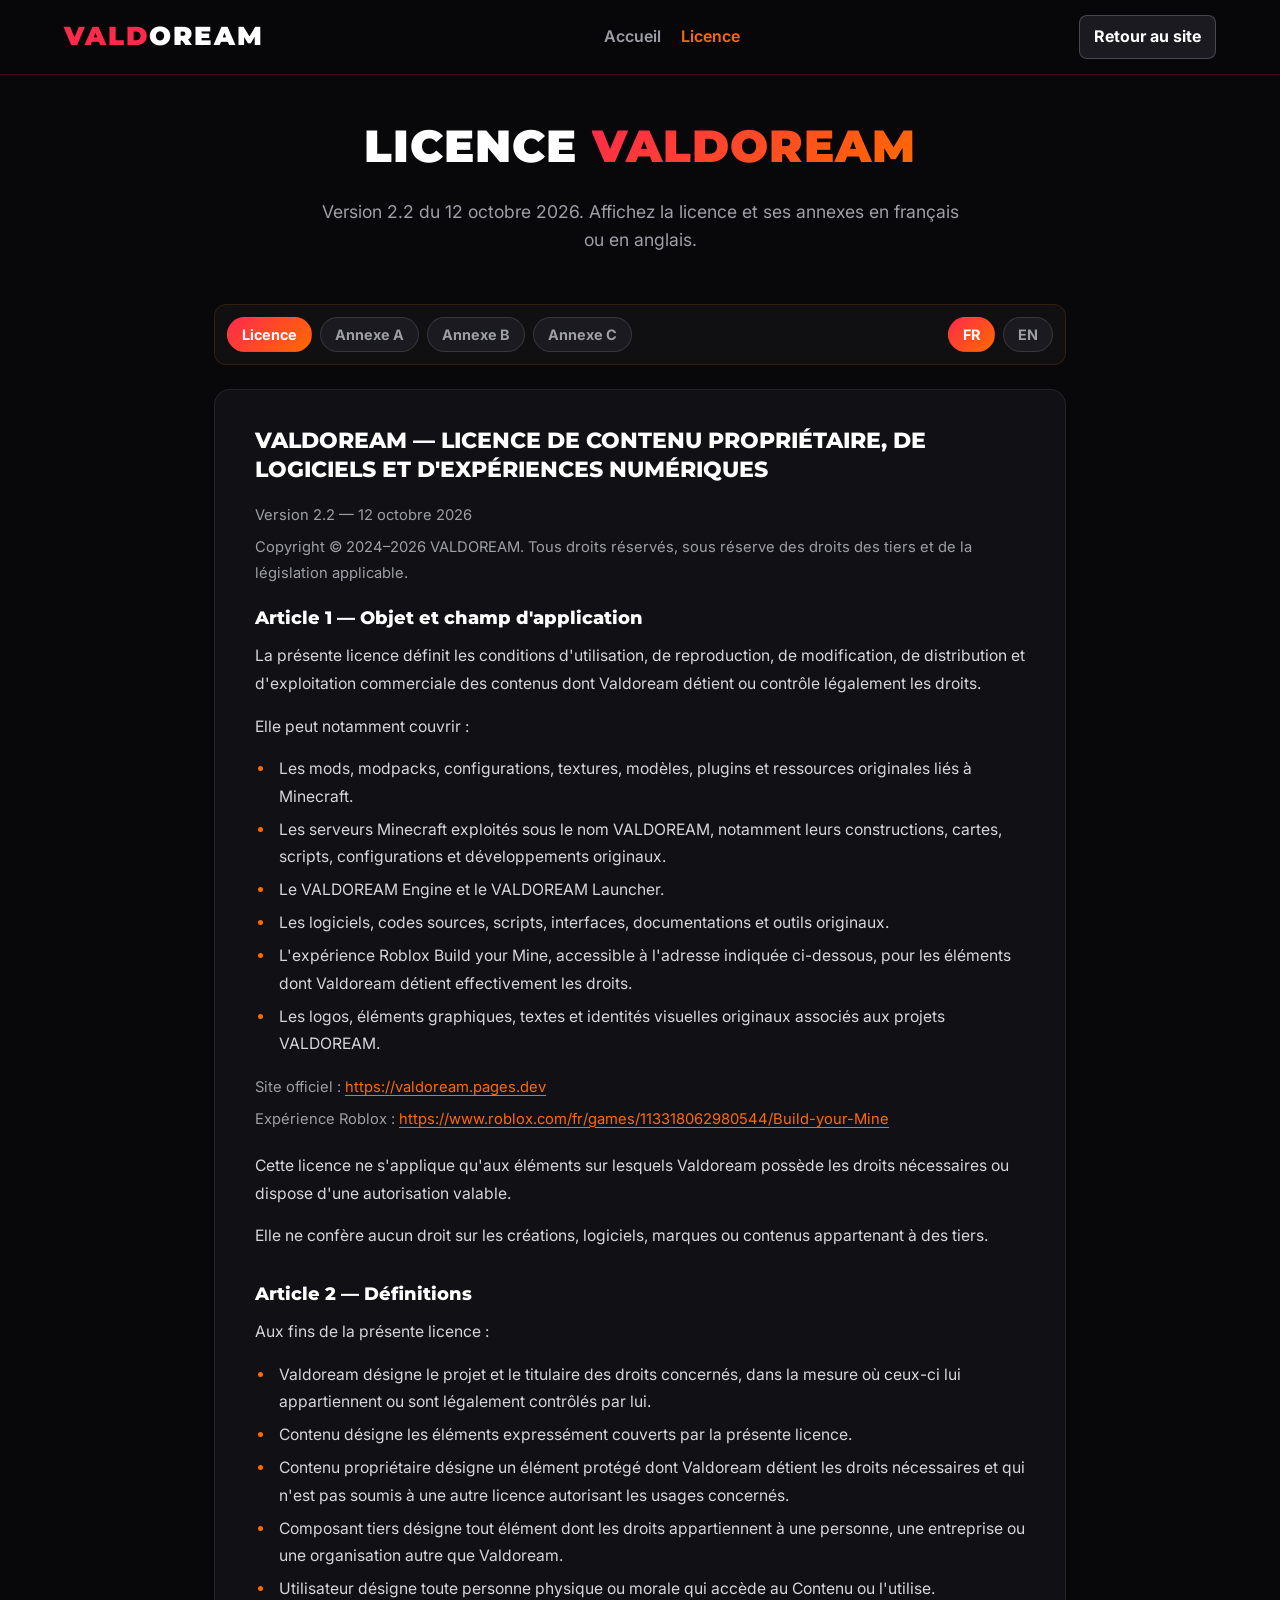
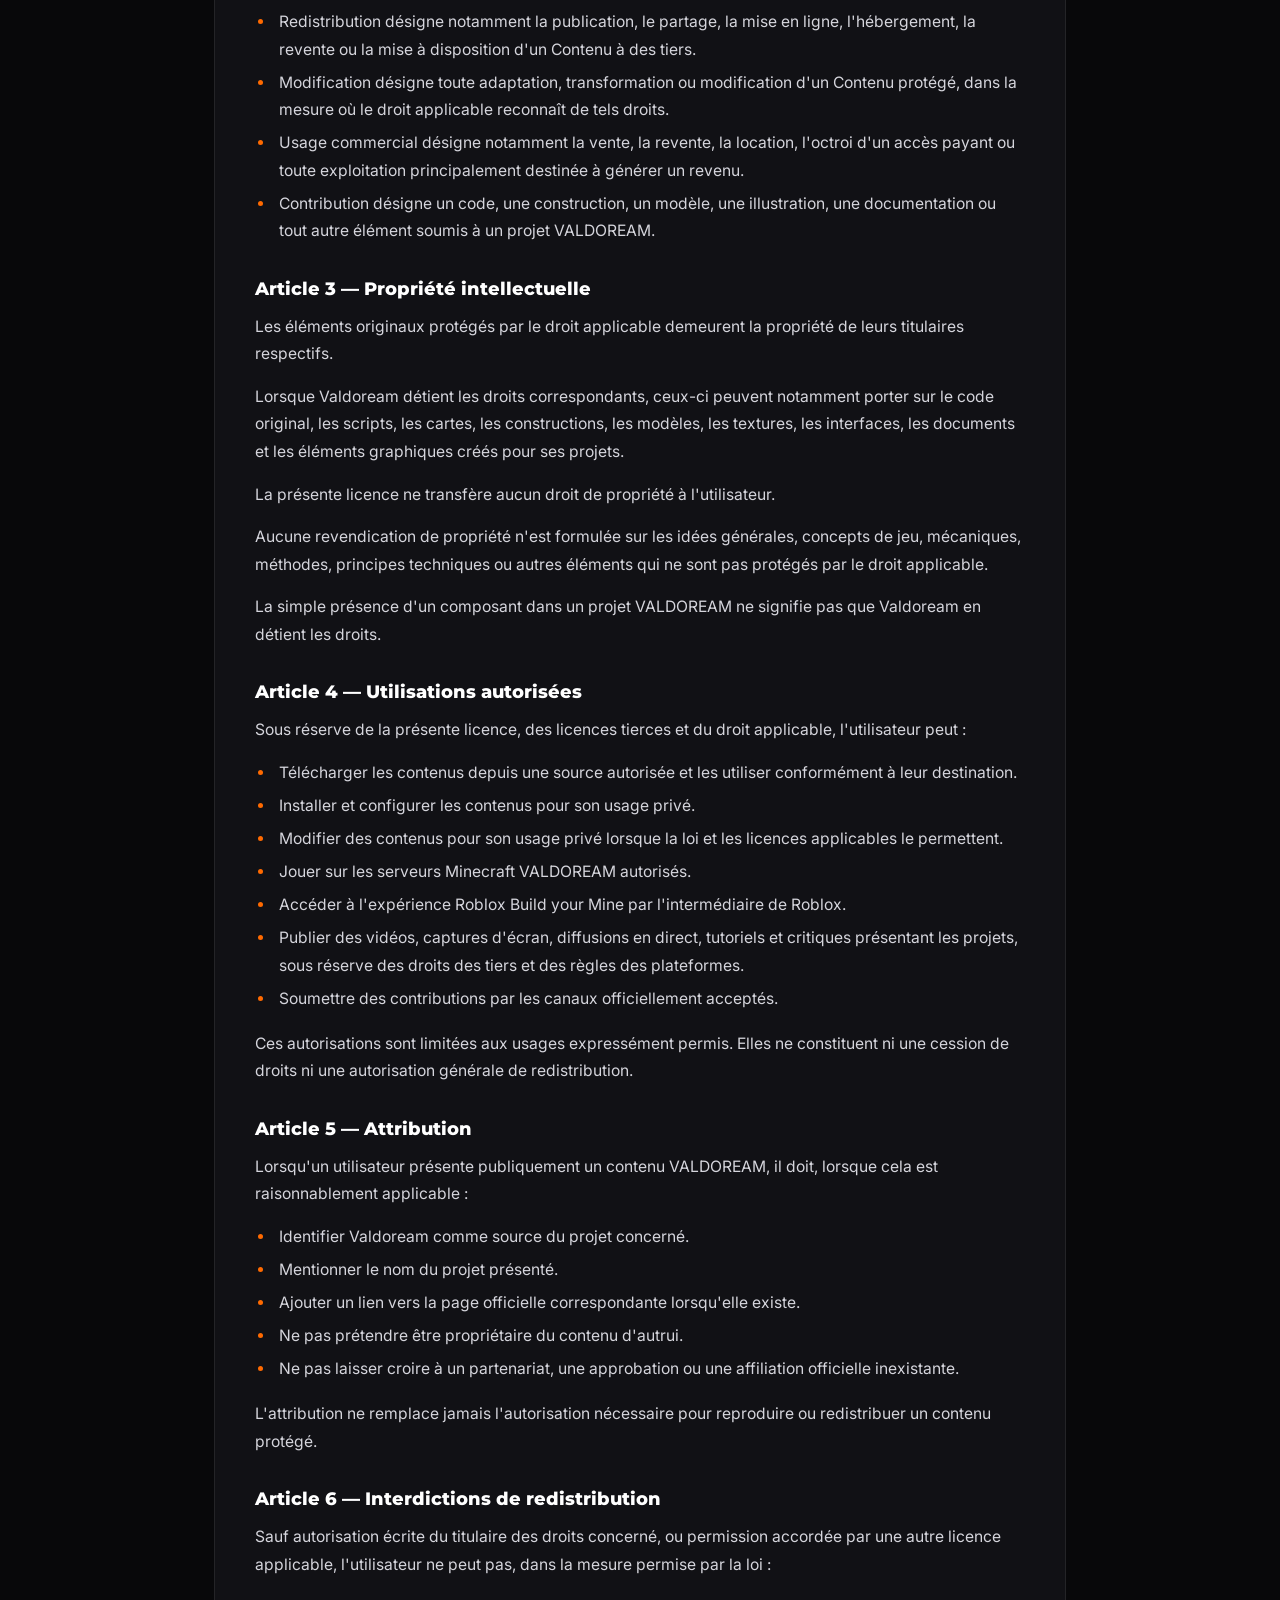
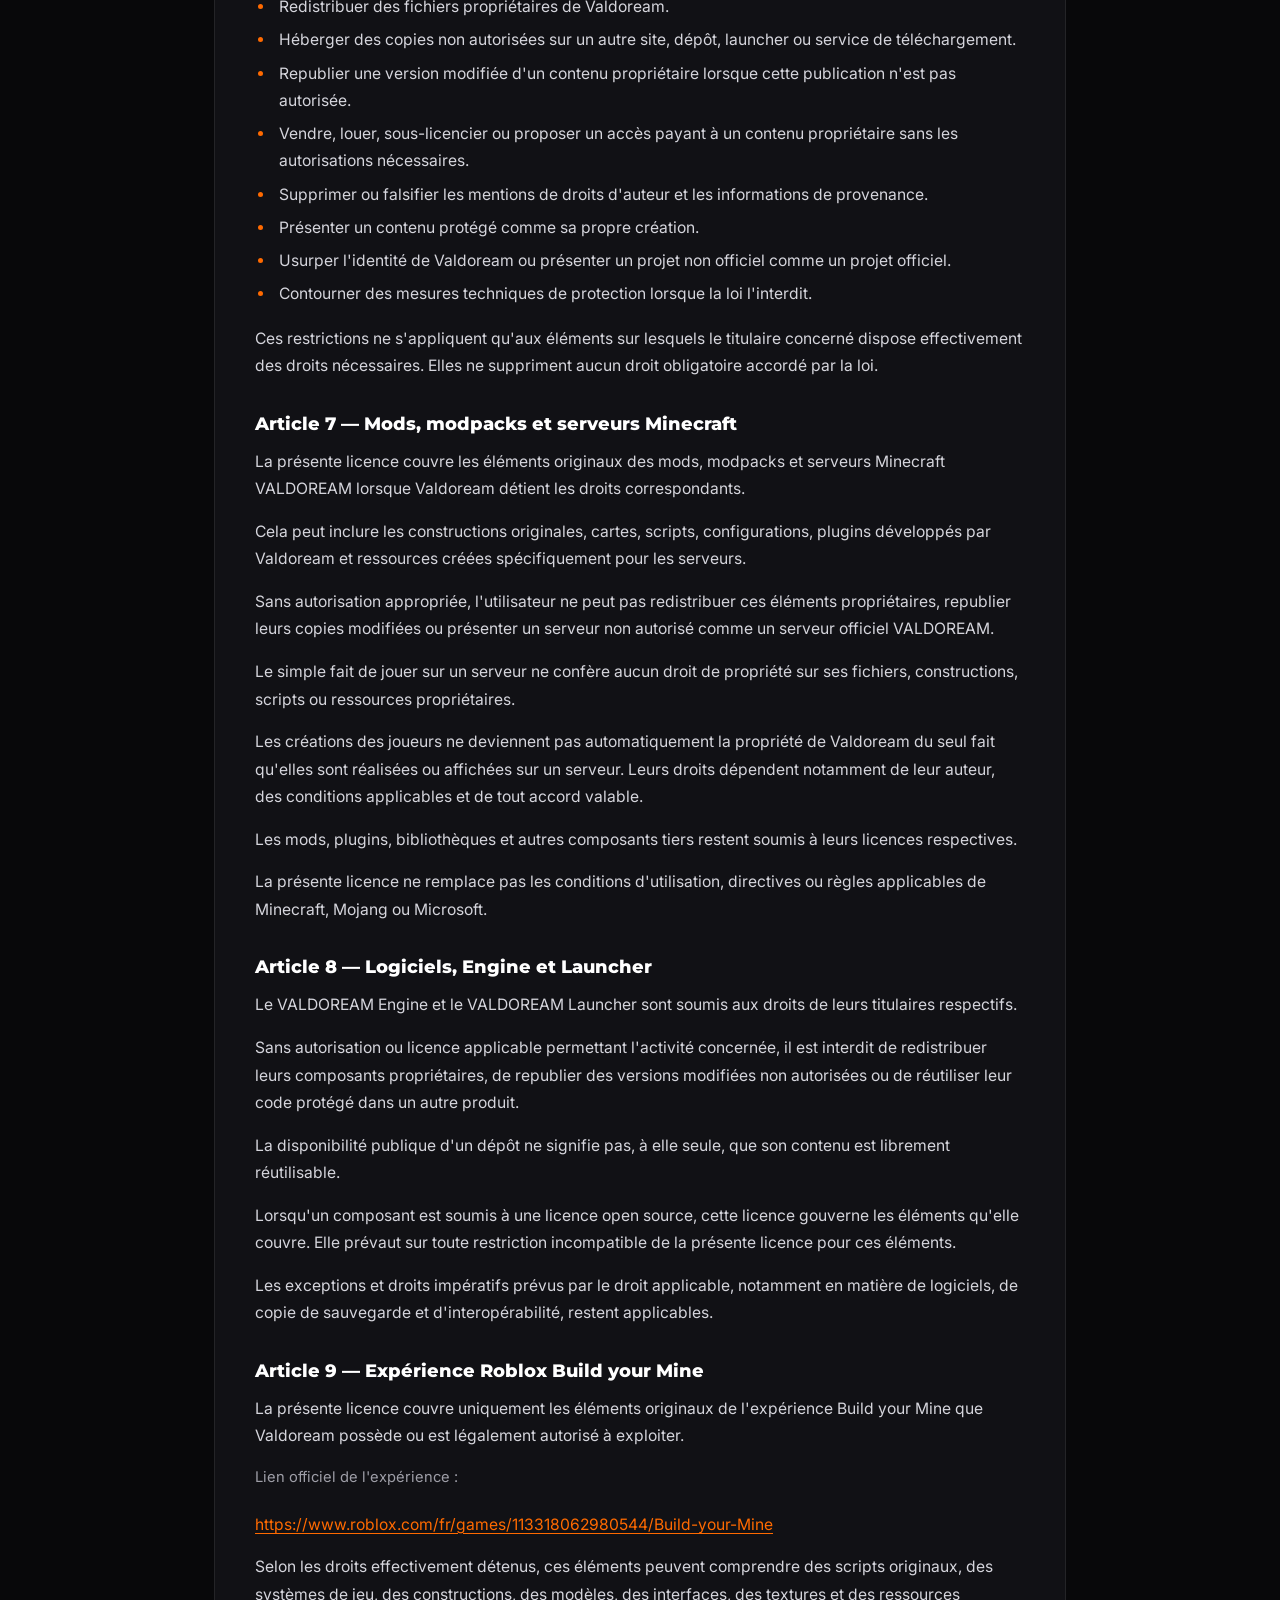
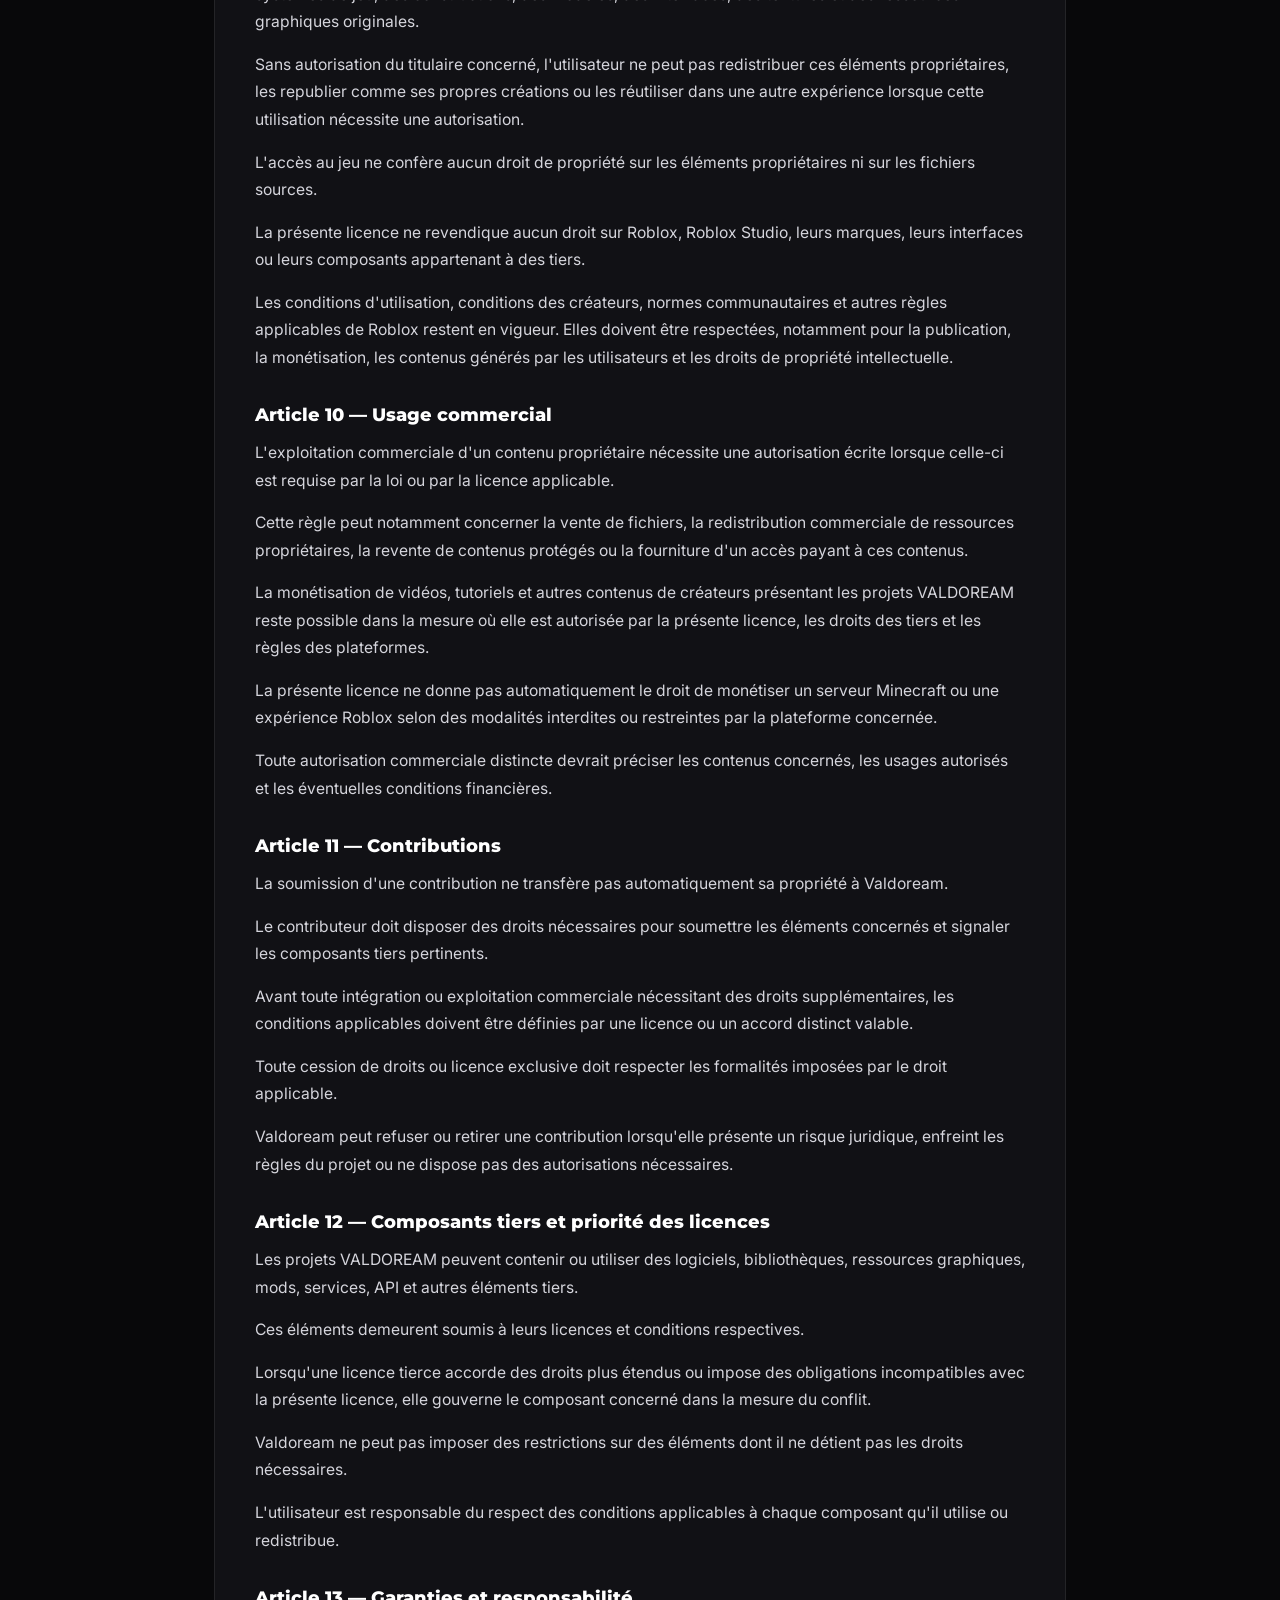
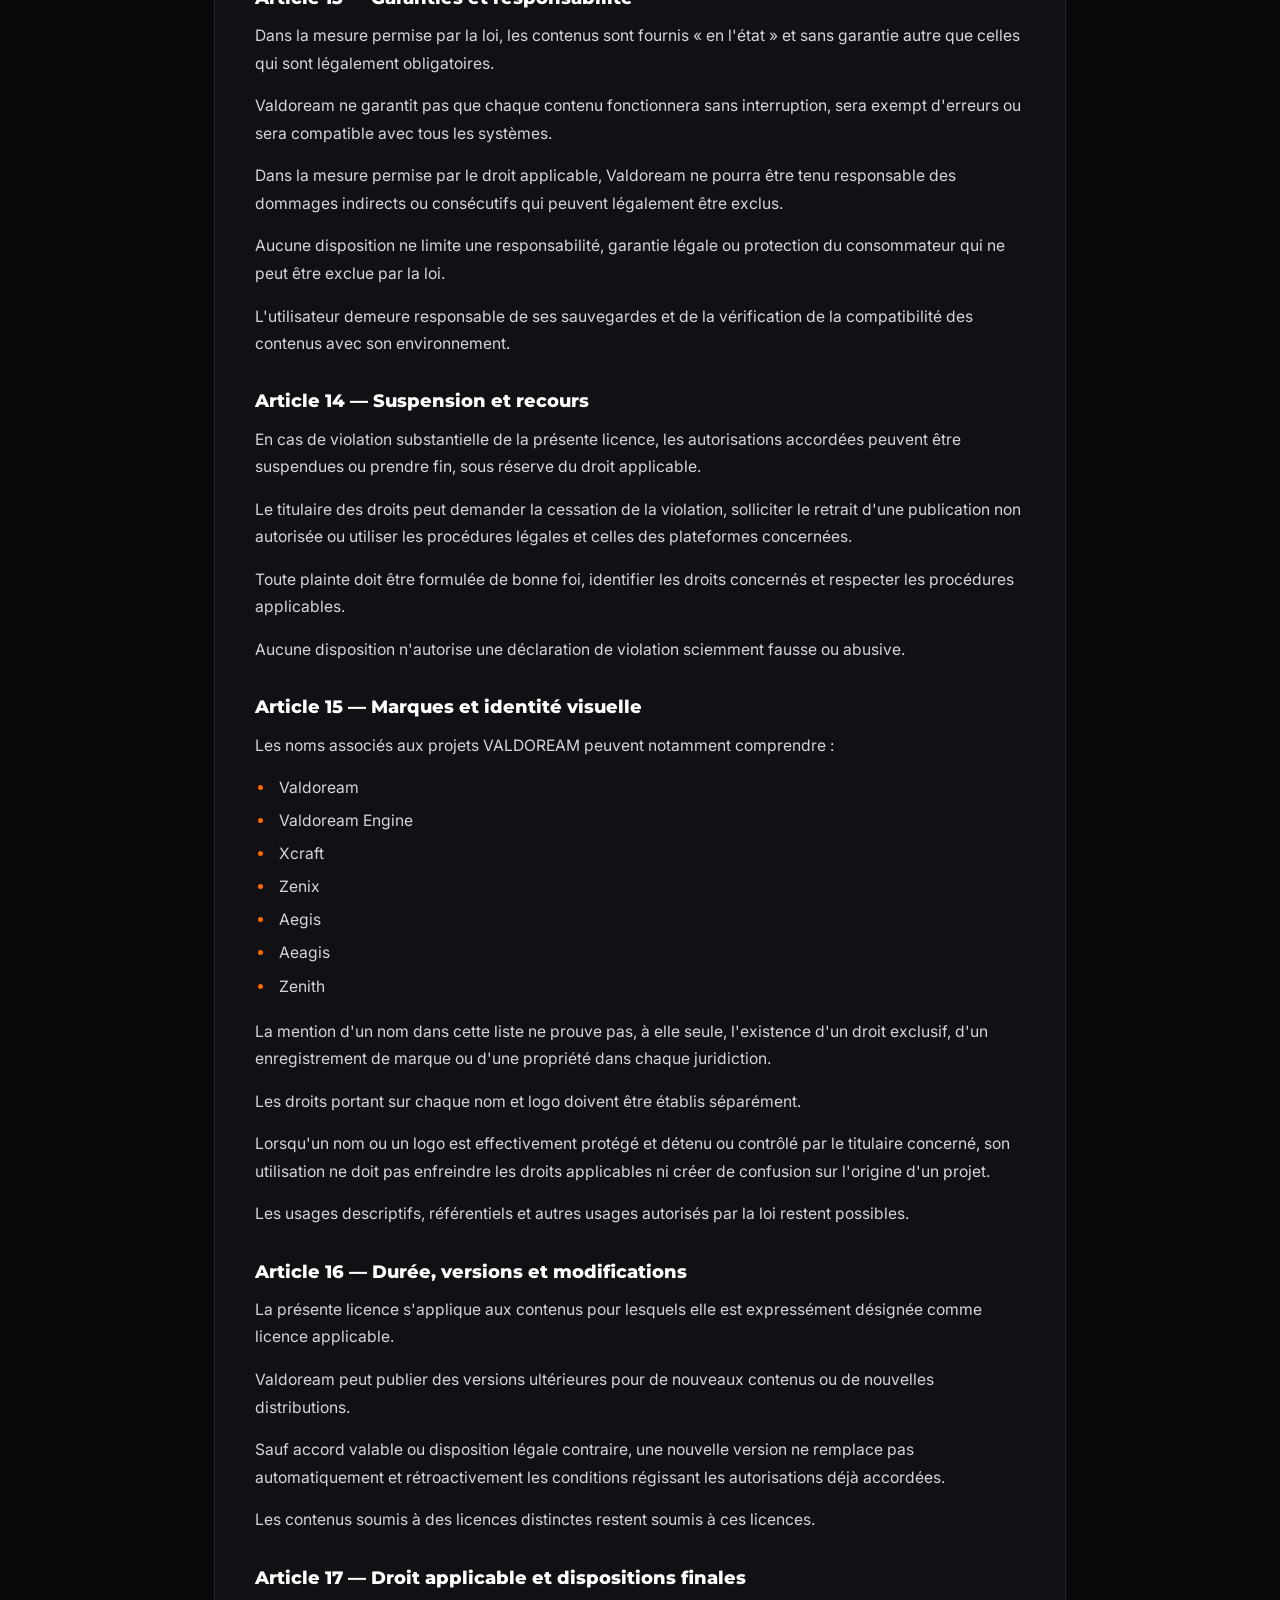
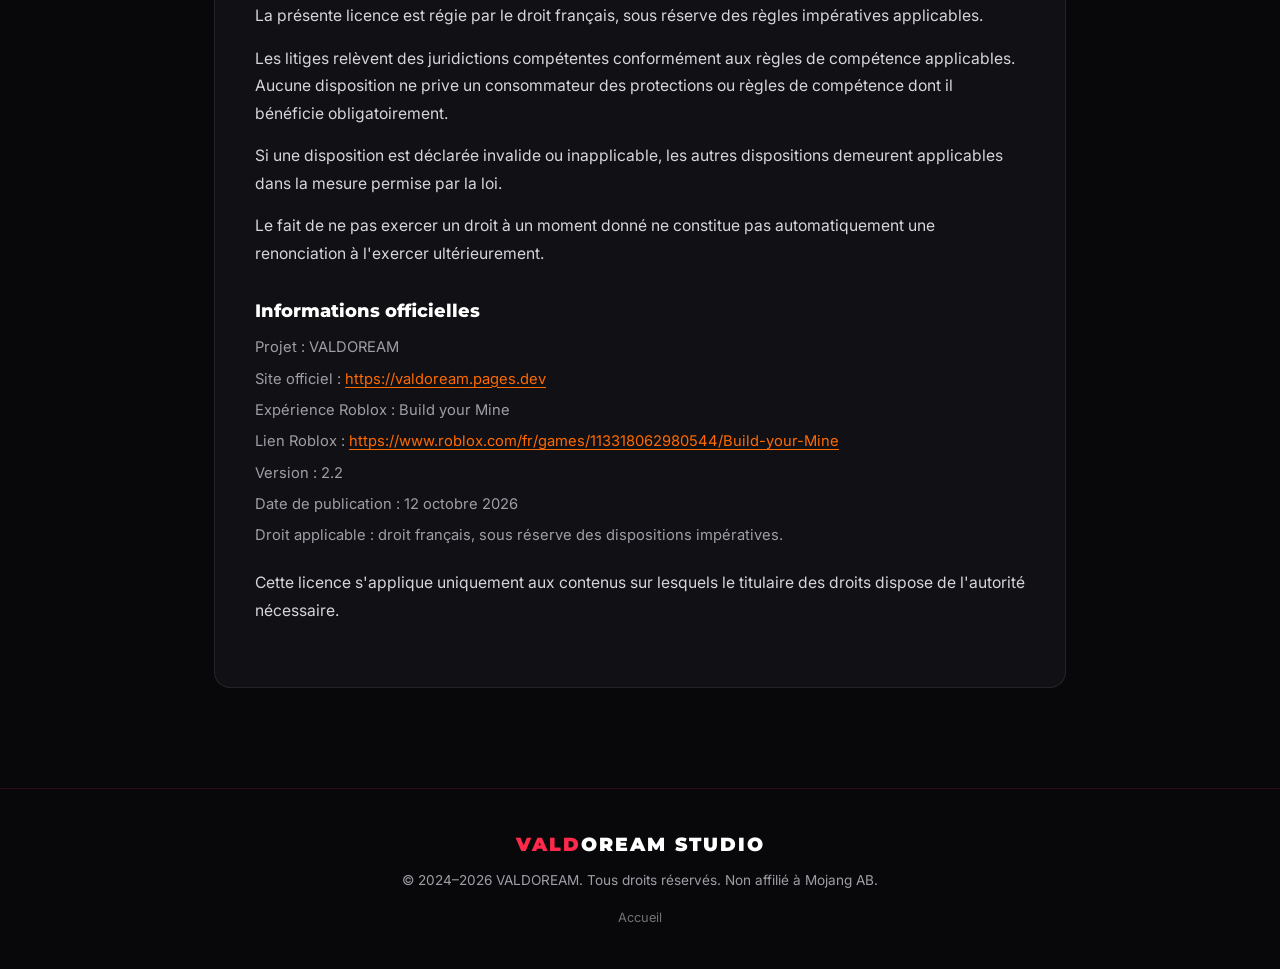
<file: license/index.html>
<!DOCTYPE html>
<html lang="fr">
<head>
    <meta charset="UTF-8">
    <meta name="viewport" content="width=device-width, initial-scale=1.0">
    <title>Valdoream | Licence</title>
    <meta name="description" content="Licence VALDOREAM 2.2 — contenus propriétaires, logiciels et expériences numériques, avec les annexes A, B et C.">
    <link rel="preconnect" href="https://fonts.googleapis.com">
    <link rel="preconnect" href="https://fonts.gstatic.com" crossorigin>
    <link href="https://fonts.googleapis.com/css2?family=Inter:wght@300;400;600;700&family=Montserrat:wght@700;800;900&display=swap" rel="stylesheet">
    <link rel="stylesheet" href="../assets/style.css">
</head>
<body>
    <header class="navbar">
        <div class="logo" onclick="location.href='../'"><span class="logo-accent">VALD</span>OREAM</div>
        <ul class="nav-links">
            <li><a href="../" id="nav-home">Accueil</a></li>
            <li><a href="./" class="active" id="nav-license">Licence</a></li>
        </ul>
        <div class="nav-actions">
            <a class="btn-secondary" id="back-link" style="padding:8px 14px; text-decoration:none;" href="../">Retour au site</a>
        </div>
    </header>

    <main class="license-wrap">
        <div class="section-header">
            <h1><span id="license-heading">Licence</span> <span class="gradient-text">VALDOREAM</span></h1>
            <p id="license-lead">Version 2.2 du 12 octobre 2026. Affichez la licence et ses annexes en français ou en anglais.</p>
        </div>

        <noscript>
            <p class="license-noscript">JavaScript est désactivé : la licence française s'affiche ci-dessous. Les annexes et la version anglaise nécessitent JavaScript.</p>
        </noscript>

        <div class="license-bar">
            <div class="license-tabs" id="license-tabs" role="tablist" aria-label="Documents">
                <button type="button" data-doc-tab="main" class="active" aria-pressed="true">Licence</button>
                <button type="button" data-doc-tab="a" aria-pressed="false">Annexe A</button>
                <button type="button" data-doc-tab="b" aria-pressed="false">Annexe B</button>
                <button type="button" data-doc-tab="c" aria-pressed="false">Annexe C</button>
            </div>
            <div class="license-langs" id="license-langs" aria-label="Langue">
                <button type="button" data-lang-btn="fr" class="active" aria-pressed="true">FR</button>
                <button type="button" data-lang-btn="en" aria-pressed="false">EN</button>
            </div>
        </div>

        <div id="license-docs">
<article class="license-doc" data-doc="main" data-lang="fr" tabindex="-1">
<h2 class="license-title">VALDOREAM — LICENCE DE CONTENU PROPRIÉTAIRE, DE LOGICIELS ET D&#x27;EXPÉRIENCES NUMÉRIQUES</h2>
<p class="license-meta">Version 2.2 — 12 octobre 2026</p>
<p class="license-meta">Copyright © 2024–2026 VALDOREAM. Tous droits réservés, sous réserve des droits des tiers et de la législation applicable.</p>
<h3>Article 1 — Objet et champ d&#x27;application</h3>
<p>La présente licence définit les conditions d&#x27;utilisation, de reproduction, de modification, de distribution et d&#x27;exploitation commerciale des contenus dont Valdoream détient ou contrôle légalement les droits.</p>
<p>Elle peut notamment couvrir :</p>
<ul class="license-list"><li>Les mods, modpacks, configurations, textures, modèles, plugins et ressources originales liés à Minecraft.</li><li>Les serveurs Minecraft exploités sous le nom VALDOREAM, notamment leurs constructions, cartes, scripts, configurations et développements originaux.</li><li>Le VALDOREAM Engine et le VALDOREAM Launcher.</li><li>Les logiciels, codes sources, scripts, interfaces, documentations et outils originaux.</li><li>L&#x27;expérience Roblox Build your Mine, accessible à l&#x27;adresse indiquée ci-dessous, pour les éléments dont Valdoream détient effectivement les droits.</li><li>Les logos, éléments graphiques, textes et identités visuelles originaux associés aux projets VALDOREAM.</li></ul>
<p class="license-meta">Site officiel : <a href="https://valdoream.pages.dev" target="_blank" rel="noopener noreferrer">https://valdoream.pages.dev</a></p>
<p class="license-meta">Expérience Roblox : <a href="https://www.roblox.com/fr/games/113318062980544/Build-your-Mine" target="_blank" rel="noopener noreferrer">https://www.roblox.com/fr/games/113318062980544/Build-your-Mine</a></p>
<p>Cette licence ne s&#x27;applique qu&#x27;aux éléments sur lesquels Valdoream possède les droits nécessaires ou dispose d&#x27;une autorisation valable.</p>
<p>Elle ne confère aucun droit sur les créations, logiciels, marques ou contenus appartenant à des tiers.</p>
<h3>Article 2 — Définitions</h3>
<p>Aux fins de la présente licence :</p>
<ul class="license-list"><li>Valdoream désigne le projet et le titulaire des droits concernés, dans la mesure où ceux-ci lui appartiennent ou sont légalement contrôlés par lui.</li><li>Contenu désigne les éléments expressément couverts par la présente licence.</li><li>Contenu propriétaire désigne un élément protégé dont Valdoream détient les droits nécessaires et qui n&#x27;est pas soumis à une autre licence autorisant les usages concernés.</li><li>Composant tiers désigne tout élément dont les droits appartiennent à une personne, une entreprise ou une organisation autre que Valdoream.</li><li>Utilisateur désigne toute personne physique ou morale qui accède au Contenu ou l&#x27;utilise.</li><li>Redistribution désigne notamment la publication, le partage, la mise en ligne, l&#x27;hébergement, la revente ou la mise à disposition d&#x27;un Contenu à des tiers.</li><li>Modification désigne toute adaptation, transformation ou modification d&#x27;un Contenu protégé, dans la mesure où le droit applicable reconnaît de tels droits.</li><li>Usage commercial désigne notamment la vente, la revente, la location, l&#x27;octroi d&#x27;un accès payant ou toute exploitation principalement destinée à générer un revenu.</li><li>Contribution désigne un code, une construction, un modèle, une illustration, une documentation ou tout autre élément soumis à un projet VALDOREAM.</li></ul>
<h3>Article 3 — Propriété intellectuelle</h3>
<p>Les éléments originaux protégés par le droit applicable demeurent la propriété de leurs titulaires respectifs.</p>
<p>Lorsque Valdoream détient les droits correspondants, ceux-ci peuvent notamment porter sur le code original, les scripts, les cartes, les constructions, les modèles, les textures, les interfaces, les documents et les éléments graphiques créés pour ses projets.</p>
<p>La présente licence ne transfère aucun droit de propriété à l&#x27;utilisateur.</p>
<p>Aucune revendication de propriété n&#x27;est formulée sur les idées générales, concepts de jeu, mécaniques, méthodes, principes techniques ou autres éléments qui ne sont pas protégés par le droit applicable.</p>
<p>La simple présence d&#x27;un composant dans un projet VALDOREAM ne signifie pas que Valdoream en détient les droits.</p>
<h3>Article 4 — Utilisations autorisées</h3>
<p>Sous réserve de la présente licence, des licences tierces et du droit applicable, l&#x27;utilisateur peut :</p>
<ul class="license-list"><li>Télécharger les contenus depuis une source autorisée et les utiliser conformément à leur destination.</li><li>Installer et configurer les contenus pour son usage privé.</li><li>Modifier des contenus pour son usage privé lorsque la loi et les licences applicables le permettent.</li><li>Jouer sur les serveurs Minecraft VALDOREAM autorisés.</li><li>Accéder à l&#x27;expérience Roblox Build your Mine par l&#x27;intermédiaire de Roblox.</li><li>Publier des vidéos, captures d&#x27;écran, diffusions en direct, tutoriels et critiques présentant les projets, sous réserve des droits des tiers et des règles des plateformes.</li><li>Soumettre des contributions par les canaux officiellement acceptés.</li></ul>
<p>Ces autorisations sont limitées aux usages expressément permis. Elles ne constituent ni une cession de droits ni une autorisation générale de redistribution.</p>
<h3>Article 5 — Attribution</h3>
<p>Lorsqu&#x27;un utilisateur présente publiquement un contenu VALDOREAM, il doit, lorsque cela est raisonnablement applicable :</p>
<ul class="license-list"><li>Identifier Valdoream comme source du projet concerné.</li><li>Mentionner le nom du projet présenté.</li><li>Ajouter un lien vers la page officielle correspondante lorsqu&#x27;elle existe.</li><li>Ne pas prétendre être propriétaire du contenu d&#x27;autrui.</li><li>Ne pas laisser croire à un partenariat, une approbation ou une affiliation officielle inexistante.</li></ul>
<p>L&#x27;attribution ne remplace jamais l&#x27;autorisation nécessaire pour reproduire ou redistribuer un contenu protégé.</p>
<h3>Article 6 — Interdictions de redistribution</h3>
<p>Sauf autorisation écrite du titulaire des droits concerné, ou permission accordée par une autre licence applicable, l&#x27;utilisateur ne peut pas, dans la mesure permise par la loi :</p>
<ul class="license-list"><li>Redistribuer des fichiers propriétaires de Valdoream.</li><li>Héberger des copies non autorisées sur un autre site, dépôt, launcher ou service de téléchargement.</li><li>Republier une version modifiée d&#x27;un contenu propriétaire lorsque cette publication n&#x27;est pas autorisée.</li><li>Vendre, louer, sous-licencier ou proposer un accès payant à un contenu propriétaire sans les autorisations nécessaires.</li><li>Supprimer ou falsifier les mentions de droits d&#x27;auteur et les informations de provenance.</li><li>Présenter un contenu protégé comme sa propre création.</li><li>Usurper l&#x27;identité de Valdoream ou présenter un projet non officiel comme un projet officiel.</li><li>Contourner des mesures techniques de protection lorsque la loi l&#x27;interdit.</li></ul>
<p>Ces restrictions ne s&#x27;appliquent qu&#x27;aux éléments sur lesquels le titulaire concerné dispose effectivement des droits nécessaires. Elles ne suppriment aucun droit obligatoire accordé par la loi.</p>
<h3>Article 7 — Mods, modpacks et serveurs Minecraft</h3>
<p>La présente licence couvre les éléments originaux des mods, modpacks et serveurs Minecraft VALDOREAM lorsque Valdoream détient les droits correspondants.</p>
<p>Cela peut inclure les constructions originales, cartes, scripts, configurations, plugins développés par Valdoream et ressources créées spécifiquement pour les serveurs.</p>
<p>Sans autorisation appropriée, l&#x27;utilisateur ne peut pas redistribuer ces éléments propriétaires, republier leurs copies modifiées ou présenter un serveur non autorisé comme un serveur officiel VALDOREAM.</p>
<p>Le simple fait de jouer sur un serveur ne confère aucun droit de propriété sur ses fichiers, constructions, scripts ou ressources propriétaires.</p>
<p>Les créations des joueurs ne deviennent pas automatiquement la propriété de Valdoream du seul fait qu&#x27;elles sont réalisées ou affichées sur un serveur. Leurs droits dépendent notamment de leur auteur, des conditions applicables et de tout accord valable.</p>
<p>Les mods, plugins, bibliothèques et autres composants tiers restent soumis à leurs licences respectives.</p>
<p>La présente licence ne remplace pas les conditions d&#x27;utilisation, directives ou règles applicables de Minecraft, Mojang ou Microsoft.</p>
<h3>Article 8 — Logiciels, Engine et Launcher</h3>
<p>Le VALDOREAM Engine et le VALDOREAM Launcher sont soumis aux droits de leurs titulaires respectifs.</p>
<p>Sans autorisation ou licence applicable permettant l&#x27;activité concernée, il est interdit de redistribuer leurs composants propriétaires, de republier des versions modifiées non autorisées ou de réutiliser leur code protégé dans un autre produit.</p>
<p>La disponibilité publique d&#x27;un dépôt ne signifie pas, à elle seule, que son contenu est librement réutilisable.</p>
<p>Lorsqu&#x27;un composant est soumis à une licence open source, cette licence gouverne les éléments qu&#x27;elle couvre. Elle prévaut sur toute restriction incompatible de la présente licence pour ces éléments.</p>
<p>Les exceptions et droits impératifs prévus par le droit applicable, notamment en matière de logiciels, de copie de sauvegarde et d&#x27;interopérabilité, restent applicables.</p>
<h3>Article 9 — Expérience Roblox Build your Mine</h3>
<p>La présente licence couvre uniquement les éléments originaux de l&#x27;expérience Build your Mine que Valdoream possède ou est légalement autorisé à exploiter.</p>
<p class="license-meta">Lien officiel de l&#x27;expérience :</p>
<p><a href="https://www.roblox.com/fr/games/113318062980544/Build-your-Mine" target="_blank" rel="noopener noreferrer">https://www.roblox.com/fr/games/113318062980544/Build-your-Mine</a></p>
<p>Selon les droits effectivement détenus, ces éléments peuvent comprendre des scripts originaux, des systèmes de jeu, des constructions, des modèles, des interfaces, des textures et des ressources graphiques originales.</p>
<p>Sans autorisation du titulaire concerné, l&#x27;utilisateur ne peut pas redistribuer ces éléments propriétaires, les republier comme ses propres créations ou les réutiliser dans une autre expérience lorsque cette utilisation nécessite une autorisation.</p>
<p>L&#x27;accès au jeu ne confère aucun droit de propriété sur les éléments propriétaires ni sur les fichiers sources.</p>
<p>La présente licence ne revendique aucun droit sur Roblox, Roblox Studio, leurs marques, leurs interfaces ou leurs composants appartenant à des tiers.</p>
<p>Les conditions d&#x27;utilisation, conditions des créateurs, normes communautaires et autres règles applicables de Roblox restent en vigueur. Elles doivent être respectées, notamment pour la publication, la monétisation, les contenus générés par les utilisateurs et les droits de propriété intellectuelle.</p>
<h3>Article 10 — Usage commercial</h3>
<p>L&#x27;exploitation commerciale d&#x27;un contenu propriétaire nécessite une autorisation écrite lorsque celle-ci est requise par la loi ou par la licence applicable.</p>
<p>Cette règle peut notamment concerner la vente de fichiers, la redistribution commerciale de ressources propriétaires, la revente de contenus protégés ou la fourniture d&#x27;un accès payant à ces contenus.</p>
<p>La monétisation de vidéos, tutoriels et autres contenus de créateurs présentant les projets VALDOREAM reste possible dans la mesure où elle est autorisée par la présente licence, les droits des tiers et les règles des plateformes.</p>
<p>La présente licence ne donne pas automatiquement le droit de monétiser un serveur Minecraft ou une expérience Roblox selon des modalités interdites ou restreintes par la plateforme concernée.</p>
<p>Toute autorisation commerciale distincte devrait préciser les contenus concernés, les usages autorisés et les éventuelles conditions financières.</p>
<h3>Article 11 — Contributions</h3>
<p>La soumission d&#x27;une contribution ne transfère pas automatiquement sa propriété à Valdoream.</p>
<p>Le contributeur doit disposer des droits nécessaires pour soumettre les éléments concernés et signaler les composants tiers pertinents.</p>
<p>Avant toute intégration ou exploitation commerciale nécessitant des droits supplémentaires, les conditions applicables doivent être définies par une licence ou un accord distinct valable.</p>
<p>Toute cession de droits ou licence exclusive doit respecter les formalités imposées par le droit applicable.</p>
<p>Valdoream peut refuser ou retirer une contribution lorsqu&#x27;elle présente un risque juridique, enfreint les règles du projet ou ne dispose pas des autorisations nécessaires.</p>
<h3>Article 12 — Composants tiers et priorité des licences</h3>
<p>Les projets VALDOREAM peuvent contenir ou utiliser des logiciels, bibliothèques, ressources graphiques, mods, services, API et autres éléments tiers.</p>
<p>Ces éléments demeurent soumis à leurs licences et conditions respectives.</p>
<p>Lorsqu&#x27;une licence tierce accorde des droits plus étendus ou impose des obligations incompatibles avec la présente licence, elle gouverne le composant concerné dans la mesure du conflit.</p>
<p>Valdoream ne peut pas imposer des restrictions sur des éléments dont il ne détient pas les droits nécessaires.</p>
<p>L&#x27;utilisateur est responsable du respect des conditions applicables à chaque composant qu&#x27;il utilise ou redistribue.</p>
<h3>Article 13 — Garanties et responsabilité</h3>
<p>Dans la mesure permise par la loi, les contenus sont fournis « en l&#x27;état » et sans garantie autre que celles qui sont légalement obligatoires.</p>
<p>Valdoream ne garantit pas que chaque contenu fonctionnera sans interruption, sera exempt d&#x27;erreurs ou sera compatible avec tous les systèmes.</p>
<p>Dans la mesure permise par le droit applicable, Valdoream ne pourra être tenu responsable des dommages indirects ou consécutifs qui peuvent légalement être exclus.</p>
<p>Aucune disposition ne limite une responsabilité, garantie légale ou protection du consommateur qui ne peut être exclue par la loi.</p>
<p>L&#x27;utilisateur demeure responsable de ses sauvegardes et de la vérification de la compatibilité des contenus avec son environnement.</p>
<h3>Article 14 — Suspension et recours</h3>
<p>En cas de violation substantielle de la présente licence, les autorisations accordées peuvent être suspendues ou prendre fin, sous réserve du droit applicable.</p>
<p>Le titulaire des droits peut demander la cessation de la violation, solliciter le retrait d&#x27;une publication non autorisée ou utiliser les procédures légales et celles des plateformes concernées.</p>
<p>Toute plainte doit être formulée de bonne foi, identifier les droits concernés et respecter les procédures applicables.</p>
<p>Aucune disposition n&#x27;autorise une déclaration de violation sciemment fausse ou abusive.</p>
<h3>Article 15 — Marques et identité visuelle</h3>
<p>Les noms associés aux projets VALDOREAM peuvent notamment comprendre :</p>
<ul class="license-list"><li>Valdoream</li><li>Valdoream Engine</li><li>Xcraft</li><li>Zenix</li><li>Aegis</li><li>Aeagis</li><li>Zenith</li></ul>
<p>La mention d&#x27;un nom dans cette liste ne prouve pas, à elle seule, l&#x27;existence d&#x27;un droit exclusif, d&#x27;un enregistrement de marque ou d&#x27;une propriété dans chaque juridiction.</p>
<p>Les droits portant sur chaque nom et logo doivent être établis séparément.</p>
<p>Lorsqu&#x27;un nom ou un logo est effectivement protégé et détenu ou contrôlé par le titulaire concerné, son utilisation ne doit pas enfreindre les droits applicables ni créer de confusion sur l&#x27;origine d&#x27;un projet.</p>
<p>Les usages descriptifs, référentiels et autres usages autorisés par la loi restent possibles.</p>
<h3>Article 16 — Durée, versions et modifications</h3>
<p>La présente licence s&#x27;applique aux contenus pour lesquels elle est expressément désignée comme licence applicable.</p>
<p>Valdoream peut publier des versions ultérieures pour de nouveaux contenus ou de nouvelles distributions.</p>
<p>Sauf accord valable ou disposition légale contraire, une nouvelle version ne remplace pas automatiquement et rétroactivement les conditions régissant les autorisations déjà accordées.</p>
<p>Les contenus soumis à des licences distinctes restent soumis à ces licences.</p>
<h3>Article 17 — Droit applicable et dispositions finales</h3>
<p>La présente licence est régie par le droit français, sous réserve des règles impératives applicables.</p>
<p>Les litiges relèvent des juridictions compétentes conformément aux règles de compétence applicables. Aucune disposition ne prive un consommateur des protections ou règles de compétence dont il bénéficie obligatoirement.</p>
<p>Si une disposition est déclarée invalide ou inapplicable, les autres dispositions demeurent applicables dans la mesure permise par la loi.</p>
<p>Le fait de ne pas exercer un droit à un moment donné ne constitue pas automatiquement une renonciation à l&#x27;exercer ultérieurement.</p>
<h3>Informations officielles</h3>
<p class="license-meta">Projet : VALDOREAM</p>
<p class="license-meta">Site officiel : <a href="https://valdoream.pages.dev" target="_blank" rel="noopener noreferrer">https://valdoream.pages.dev</a></p>
<p class="license-meta">Expérience Roblox : Build your Mine</p>
<p class="license-meta">Lien Roblox : <a href="https://www.roblox.com/fr/games/113318062980544/Build-your-Mine" target="_blank" rel="noopener noreferrer">https://www.roblox.com/fr/games/113318062980544/Build-your-Mine</a></p>
<p class="license-meta">Version : 2.2</p>
<p class="license-meta">Date de publication : 12 octobre 2026</p>
<p class="license-meta">Droit applicable : droit français, sous réserve des dispositions impératives.</p>
<p>Cette licence s&#x27;applique uniquement aux contenus sur lesquels le titulaire des droits dispose de l&#x27;autorité nécessaire.</p>
</article>
<article class="license-doc" data-doc="main" data-lang="en" tabindex="-1" hidden>
<h2 class="license-title">VALDOREAM — PROPRIETARY CONTENT, SOFTWARE AND DIGITAL EXPERIENCES LICENSE</h2>
<p class="license-meta">Version 2.2 — October 12, 2026</p>
<p class="license-meta">Copyright © 2024–2026 VALDOREAM. All rights reserved, subject to third-party rights and applicable law.</p>
<h3>Article 1 — Purpose and Scope</h3>
<p>This License governs the use, reproduction, modification, distribution, and commercial exploitation of materials whose rights are owned or lawfully controlled by Valdoream.</p>
<p>It may cover:</p>
<ul class="license-list"><li>Minecraft mods, modpacks, configurations, textures, models, plugins, and original assets.</li><li>Minecraft servers operated under the VALDOREAM name, including original builds, maps, scripts, configurations, and development work.</li><li>The VALDOREAM Engine and VALDOREAM Launcher.</li><li>Original software, source code, scripts, interfaces, documentation, and tools.</li><li>The Roblox experience Build your Mine, available at the URL below, but only insofar as Valdoream actually owns or lawfully controls the relevant rights.</li><li>Original logos, graphics, written materials, and visual identities associated with VALDOREAM projects.</li></ul>
<p class="license-meta">Official website: <a href="https://valdoream.pages.dev" target="_blank" rel="noopener noreferrer">https://valdoream.pages.dev</a></p>
<p class="license-meta">Roblox experience: <a href="https://www.roblox.com/fr/games/113318062980544/Build-your-Mine" target="_blank" rel="noopener noreferrer">https://www.roblox.com/fr/games/113318062980544/Build-your-Mine</a></p>
<p>This License applies only to materials for which Valdoream holds the necessary rights or has valid authorization.</p>
<p>It does not grant rights to creations, software, trademarks, or content owned by third parties.</p>
<h3>Article 2 — Definitions</h3>
<p>For the purposes of this License:</p>
<ul class="license-list"><li>Valdoream means the project and the relevant rights holder, insofar as the relevant rights are owned or lawfully controlled by that holder.</li><li>Content means materials expressly covered by this License.</li><li>Proprietary Content means protected material for which Valdoream holds the necessary rights and which is not subject to another license authorizing the relevant use.</li><li>Third-Party Component means any material whose rights belong to a person, company, or organization other than Valdoream.</li><li>User means any individual or legal entity accessing or using the Content.</li><li>Redistribution includes publishing, sharing, uploading, hosting, reselling, or otherwise making Content available to third parties.</li><li>Modification means an adaptation, transformation, or alteration of protected Content, to the extent such rights are recognized by applicable law.</li><li>Commercial Use includes selling, reselling, renting, providing paid access to, or otherwise exploiting Content primarily to generate revenue.</li><li>Contribution means code, a build, model, illustration, documentation, or other material submitted to a VALDOREAM project.</li></ul>
<h3>Article 3 — Intellectual Property</h3>
<p>Original elements protected by applicable law remain the property of their respective rights holders.</p>
<p>Where Valdoream holds the relevant rights, these may cover original code, scripts, maps, builds, models, textures, interfaces, documentation, and graphics created for its projects.</p>
<p>This License does not transfer ownership to the User.</p>
<p>No ownership claim is made over general ideas, gameplay concepts, mechanics, methods, technical principles, or other elements not protected under applicable law.</p>
<p>The inclusion of a component in a VALDOREAM project does not, by itself, establish that Valdoream owns that component.</p>
<h3>Article 4 — Permitted Uses</h3>
<p>Subject to this License, third-party licenses, and applicable law, Users may:</p>
<ul class="license-list"><li>Download Content from an authorized source and use it for its intended purpose.</li><li>Install and configure Content for private use.</li><li>Modify Content for private use where permitted by law and applicable licenses.</li><li>Play on authorized VALDOREAM Minecraft servers.</li><li>Access Build your Mine through Roblox.</li><li>Publish videos, screenshots, livestreams, tutorials, and reviews featuring the projects, subject to third-party rights and platform rules.</li><li>Submit Contributions through officially accepted channels.</li></ul>
<p>These permissions are limited to the uses expressly allowed. They do not constitute a transfer of rights or a general authorization to redistribute Content.</p>
<h3>Article 5 — Attribution</h3>
<p>When publicly showcasing VALDOREAM Content, Users must, where reasonably applicable:</p>
<ul class="license-list"><li>Identify Valdoream as the source of the relevant project.</li><li>Identify the project being featured.</li><li>Include a link to the relevant official page where available.</li><li>Avoid claiming ownership of another party&#x27;s work.</li><li>Avoid falsely implying an official partnership, endorsement, or affiliation.</li></ul>
<p>Attribution does not replace any permission required to reproduce or redistribute protected Content.</p>
<h3>Article 6 — Redistribution Restrictions</h3>
<p>Unless authorized by the relevant rights holder in writing, or permitted by another applicable license, Users must not, to the extent permitted by law:</p>
<ul class="license-list"><li>Redistribute Valdoream&#x27;s Proprietary Content files.</li><li>Host unauthorized copies on another website, repository, launcher, or download service.</li><li>Publish modified versions of Proprietary Content where such publication is unauthorized.</li><li>Sell, rent, sublicense, or provide paid access to Proprietary Content without the required permissions.</li><li>Remove or falsify copyright notices or ownership information.</li><li>Present protected Content as their own creation.</li><li>Impersonate Valdoream or present an unofficial project as an official project.</li><li>Circumvent technical protection measures where prohibited by law.</li></ul>
<p>These restrictions apply only to materials over which the relevant rights holder holds the necessary rights. They do not remove any mandatory rights granted by law.</p>
<h3>Article 7 — Minecraft Mods, Modpacks, and Servers</h3>
<p>This License covers original elements of VALDOREAM Minecraft mods, modpacks, and servers where Valdoream holds the relevant rights.</p>
<p>These elements may include original builds, maps, scripts, configurations, plugins developed by Valdoream, and resources specifically created for the servers.</p>
<p>Without appropriate authorization, Users may not redistribute these Proprietary Content elements, publish unauthorized modified copies, or present an unauthorized server as an official VALDOREAM server.</p>
<p>Playing on a server does not grant ownership of its proprietary files, builds, scripts, or resources.</p>
<p>Player-created content does not automatically become Valdoream&#x27;s property merely because it is created or displayed on a server. The relevant rights depend on authorship, applicable terms, and any valid agreement.</p>
<p>Mods, plugins, libraries, and other Third-Party Components remain subject to their respective licenses.</p>
<p>This License does not replace applicable Minecraft, Mojang, or Microsoft terms, guidelines, or rules.</p>
<h3>Article 8 — Software, Engine, and Launcher</h3>
<p>The VALDOREAM Engine and VALDOREAM Launcher are subject to the rights held by their respective rights holders.</p>
<p>Without applicable permission or a license authorizing the relevant activity, Users may not redistribute proprietary components, publish unauthorized modified versions, or reuse protected code in another product.</p>
<p>Public availability of a repository does not, by itself, mean that its contents are freely reusable.</p>
<p>Where a component is covered by an open-source license, that license governs the materials it covers and prevails over conflicting restrictions in this License for those materials.</p>
<p>Mandatory rights and exceptions under applicable law, including those concerning software, backup copies, and interoperability, remain unaffected.</p>
<h3>Article 9 — Roblox Experience: Build your Mine</h3>
<p>This License covers only original elements of Build your Mine that Valdoream owns or is legally authorized to exploit.</p>
<p>Official experience URL:</p>
<p><a href="https://www.roblox.com/fr/games/113318062980544/Build-your-Mine" target="_blank" rel="noopener noreferrer">https://www.roblox.com/fr/games/113318062980544/Build-your-Mine</a></p>
<p>Depending on the rights actually held, these elements may include original scripts, gameplay systems, builds, models, interfaces, textures, and original graphical assets.</p>
<p>Without authorization from the relevant rights holder, Users may not redistribute such Proprietary Content, republish it as their own creation, or reuse it in another experience where permission is required.</p>
<p>Access to the experience does not grant ownership of Proprietary Content or source files.</p>
<p>This License does not claim ownership of Roblox, Roblox Studio, their trademarks, interfaces, or third-party components.</p>
<p>Applicable Roblox Terms of Use, Creator Terms, Community Standards, and other platform rules remain in force. They must be respected, particularly in relation to publication, monetization, user-generated content, and intellectual property rights.</p>
<h3>Article 10 — Commercial Use</h3>
<p>Commercial exploitation of Proprietary Content requires written authorization whenever such authorization is required by law or an applicable license.</p>
<p>This may include selling files, commercially redistributing proprietary assets, reselling protected Content, or providing paid access to such Content.</p>
<p>Monetization of videos, tutorials, and other creator content featuring VALDOREAM projects remains possible where permitted by this License, third-party rights, and platform rules.</p>
<p>This License does not automatically authorize monetization of a Minecraft server or Roblox experience through methods prohibited or restricted by the relevant platform.</p>
<p>Any separate commercial authorization should identify the Content, permitted uses, and applicable financial conditions.</p>
<h3>Article 11 — Contributions</h3>
<p>Submitting a Contribution does not automatically transfer ownership to Valdoream.</p>
<p>Contributors must hold the necessary rights to submit the relevant materials and disclose relevant Third-Party Components.</p>
<p>Before a Contribution is integrated or commercially exploited in a way requiring additional rights, the applicable terms must be established by a valid separate license or agreement.</p>
<p>Any assignment of rights or exclusive license must comply with applicable legal formalities.</p>
<p>Valdoream may reject or remove a Contribution that presents a legal risk, violates project rules, or lacks the required permissions.</p>
<h3>Article 12 — Third-Party Components and License Priority</h3>
<p>VALDOREAM projects may include or use third-party software, libraries, graphical assets, mods, services, APIs, and other materials.</p>
<p>These materials remain subject to their respective licenses and terms.</p>
<p>Where a third-party license grants broader rights or imposes obligations conflicting with this License, that license governs the relevant component to the extent of the conflict.</p>
<p>Valdoream cannot impose restrictions on materials for which it does not hold the necessary rights.</p>
<p>Users are responsible for complying with the applicable terms for each component they use or redistribute.</p>
<h3>Article 13 — Warranties and Liability</h3>
<p>To the extent permitted by law, Content is provided “AS IS” and without warranties other than those legally required.</p>
<p>Valdoream does not guarantee that every item of Content will operate without interruption, be error-free, or be compatible with every system.</p>
<p>To the extent permitted by applicable law, Valdoream shall not be liable for indirect or consequential losses that may legally be excluded.</p>
<p>Nothing in this License limits any liability, statutory warranty, or consumer protection that cannot lawfully be excluded.</p>
<p>Users remain responsible for backups and for checking the compatibility of Content with their environment.</p>
<h3>Article 14 — Suspension and Remedies</h3>
<p>In the event of a material breach of this License, granted permissions may be suspended or terminated, subject to applicable law.</p>
<p>The rights holder may request that the violation cease, seek removal of unauthorized publications, or use applicable legal and platform procedures.</p>
<p>Any complaint must be made in good faith, identify the relevant rights, and comply with applicable procedures.</p>
<p>Nothing in this section authorizes knowingly false or abusive infringement claims.</p>
<h3>Article 15 — Names and Branding</h3>
<p>Names associated with VALDOREAM projects may include:</p>
<ul class="license-list"><li>Valdoream</li><li>Valdoream Engine</li><li>Xcraft</li><li>Zenix</li><li>Aegis</li><li>Aeagis</li><li>Zenith</li></ul>
<p>Where a name or logo is actually protected and owned or controlled by the relevant rights holder, its use must not infringe applicable rights or create confusion about a project&#x27;s origin.</p>
<p>Descriptive, referential, and other uses permitted by law remain allowed.</p>
<h3>Article 16 — Duration, Versions, and Amendments</h3>
<p>This License applies to Content for which it is expressly designated as the applicable license.</p>
<p>Valdoream may publish later versions for new Content or future distributions.</p>
<p>Unless validly agreed otherwise or required by law, a new version does not automatically or retroactively replace the terms governing permissions already granted.</p>
<p>Content subject to separate licenses remains governed by those licenses.</p>
<h3>Article 17 — Governing Law and Final Provisions</h3>
<p>This License is governed by French law, subject to applicable mandatory provisions.</p>
<p>Disputes shall be brought before the competent courts in accordance with applicable jurisdiction rules. Nothing in this provision deprives consumers of mandatory protections or jurisdictional rights.</p>
<p>If any provision is held invalid or unenforceable, the remaining provisions shall continue to apply to the extent permitted by law.</p>
<p>Failure to exercise a right at a given time does not automatically waive the right to exercise it later.</p>
<h3>Official Information</h3>
<p class="license-meta">Project: VALDOREAM</p>
<p class="license-meta">Official website: <a href="https://valdoream.pages.dev" target="_blank" rel="noopener noreferrer">https://valdoream.pages.dev</a></p>
<p class="license-meta">Roblox experience: Build your Mine</p>
<p class="license-meta">Roblox URL: <a href="https://www.roblox.com/fr/games/113318062980544/Build-your-Mine" target="_blank" rel="noopener noreferrer">https://www.roblox.com/fr/games/113318062980544/Build-your-Mine</a></p>
<p class="license-meta">Version: 2.2</p>
<p class="license-meta">Publication date: October 12, 2026</p>
<p class="license-meta">Governing law: French law, subject to mandatory provisions.</p>
<p>This License applies only to materials over which the relevant rights holder has the necessary authority.</p>
</article>
<article class="license-doc" data-doc="a" data-lang="fr" tabindex="-1" hidden>
<h2 class="license-title">ANNEXE A — IDENTIFICATION DES PROJETS ET DES CONTENUS PROTÉGÉS DE VALDOREAM</h2>
<p class="license-meta">Licence de référence : VALDOREAM — Licence de contenu propriétaire, de logiciels et d&#x27;expériences numériques</p>
<p class="license-meta">Version : 2.2</p>
<p class="license-meta">Titulaire des droits déclaré : Valdoream</p>
<p class="license-meta">Site officiel : <a href="https://valdoream.pages.dev" target="_blank" rel="noopener noreferrer">https://valdoream.pages.dev</a></p>
<h3>A.1 — Objet de l&#x27;annexe</h3>
<p>La présente annexe identifie les catégories de projets et de contenus susceptibles d&#x27;être couvertes par la licence VALDOREAM 2.2.</p>
<p>Elle complète la licence principale et doit être interprétée conformément à ses dispositions, aux licences des composants tiers et au droit applicable.</p>
<p>L&#x27;inscription d&#x27;un projet ou d&#x27;un élément dans cette annexe ne suffit pas, à elle seule, à établir la propriété des droits. La protection revendiquée concerne uniquement les éléments originaux dont Valdoream détient les droits ou pour lesquels il dispose d&#x27;une autorisation valable.</p>
<h3>A.2 — Projets concernés</h3>
<h4>1. Projets Minecraft</h4>
<p>Sont susceptibles d&#x27;être couverts, dans la mesure où les droits correspondants appartiennent à Valdoream :</p>
<ul class="license-list"><li>Les mods et fonctionnalités développés spécifiquement pour les projets VALDOREAM.</li><li>Les modpacks originaux et leurs configurations, sous réserve des droits sur les composants inclus.</li><li>Les cartes, constructions, structures, zones de jeu et environnements créés par Valdoream.</li><li>Les scripts, plugins et systèmes personnalisés développés par Valdoream.</li><li>Les interfaces, textes, illustrations et ressources graphiques originales.</li><li>Les configurations et outils internes propres aux serveurs VALDOREAM.</li></ul>
<p>Les mods, bibliothèques, plugins, textures et autres éléments développés par des tiers restent soumis à leurs propres licences.</p>
<h4>2. Serveurs Minecraft VALDOREAM</h4>
<p>La protection peut notamment couvrir :</p>
<ul class="license-list"><li>Les cartes et constructions originales créées par Valdoream.</li><li>Les scripts et fonctionnalités serveur dont Valdoream détient les droits.</li><li>Les systèmes de jeu et configurations originaux.</li><li>Les interfaces, textes et ressources graphiques créés pour le serveur.</li><li>Les documents techniques et outils propriétaires associés à son fonctionnement.</li></ul>
<p>L&#x27;accès à un serveur, la participation à une partie ou la consultation de ses constructions ne confère aucun droit de redistribution sur les éléments propriétaires.</p>
<p>Les créations des joueurs restent soumises aux droits de leurs auteurs et aux conditions applicables. Elles ne deviennent pas automatiquement la propriété de Valdoream.</p>
<h4>3. VALDOREAM Engine et VALDOREAM Launcher</h4>
<p>Peuvent être couverts, sous réserve des droits effectivement détenus :</p>
<ul class="license-list"><li>Le code source et le code objet originaux.</li><li>Les scripts, outils et composants logiciels propriétaires.</li><li>Les interfaces et éléments graphiques originaux.</li><li>La documentation, les fichiers de compilation et les ressources techniques créés par Valdoream.</li></ul>
<p>Les composants distribués sous une licence open source restent soumis à cette licence pour les éléments qu&#x27;elle couvre. L&#x27;accès public à un dépôt ne permet pas, à lui seul, de déterminer les droits applicables à tous ses fichiers.</p>
<h4>4. Expérience Roblox — Build your Mine</h4>
<p class="license-meta">Lien de l&#x27;expérience : <a href="https://www.roblox.com/fr/games/113318062980544/Build-your-Mine" target="_blank" rel="noopener noreferrer">https://www.roblox.com/fr/games/113318062980544/Build-your-Mine</a></p>
<p>La licence peut couvrir les éléments originaux de Build your Mine dont Valdoream détient les droits, notamment :</p>
<ul class="license-list"><li>Les scripts et systèmes de jeu originaux.</li><li>Les cartes, constructions et environnements créés par Valdoream.</li><li>Les modèles, interfaces, textures et éléments graphiques originaux.</li><li>Les textes, ressources promotionnelles et autres créations originales.</li><li>Les outils ou composants spécifiques développés pour l&#x27;expérience.</li></ul>
<p>Cette liste n&#x27;inclut pas les droits appartenant à Roblox, aux autres créateurs ou aux titulaires de composants tiers.</p>
<p>La publication, l&#x27;utilisation, la monétisation et la gestion de l&#x27;expérience restent soumises aux conditions et règles applicables de Roblox.</p>
<h3>A.3 — Éléments exclus de la revendication de propriété</h3>
<p>Sauf droits distincts effectivement détenus ou autorisation valable, la licence ne revendique pas la propriété :</p>
<ul class="license-list"><li>Du jeu Minecraft, de Roblox, de Roblox Studio ou de leurs marques.</li><li>Des logiciels, bibliothèques, mods, plugins et ressources appartenant à des tiers.</li><li>Des éléments distribués sous des licences tierces autorisant leur utilisation.</li><li>Des créations des joueurs ou contributeurs dont les droits n&#x27;ont pas été transférés ou licenciés à Valdoream.</li><li>Des idées générales, concepts de jeu, méthodes, mécaniques ou principes non protégés par le droit applicable.</li><li>Des éléments appartenant à Microsoft, Mojang, Roblox ou à tout autre titulaire de droits.</li></ul>
<p>Lorsqu&#x27;une licence tierce accorde des droits incompatibles avec une restriction de la licence VALDOREAM, cette licence tierce prévaut pour le composant concerné, dans la mesure du conflit.</p>
<h3>A.4 — Usages soumis à autorisation</h3>
<p>Sous réserve des droits effectivement détenus et du droit applicable, les activités suivantes peuvent nécessiter une autorisation préalable :</p>
<ul class="license-list"><li>La redistribution de fichiers propriétaires.</li><li>La republication de copies modifiées de contenus protégés.</li><li>La réutilisation de scripts ou d&#x27;assets propriétaires dans un autre projet.</li><li>La revente de contenus propriétaires ou la fourniture d&#x27;un accès payant nécessitant une autorisation.</li><li>La présentation d&#x27;une copie non autorisée comme un projet officiel VALDOREAM.</li><li>L&#x27;utilisation trompeuse de noms, logos ou éléments d&#x27;identité visuelle protégés.</li></ul>
<p>Aucune restriction ne s&#x27;applique à un usage que le droit applicable autorise impérativement ou qu&#x27;une licence applicable permet expressément.</p>
<h3>A.5 — Attribution et identification</h3>
<p>Lorsqu&#x27;un contenu VALDOREAM est présenté publiquement, l&#x27;utilisateur doit, lorsque cela est raisonnablement applicable :</p>
<ul class="license-list"><li>Mentionner Valdoream comme source du projet concerné.</li><li>Identifier le projet utilisé.</li><li>Ajouter un lien vers la page officielle correspondante, lorsqu&#x27;elle existe.</li><li>Ne pas laisser croire à une affiliation ou à une approbation officielle inexistante.</li></ul>
<p>L&#x27;attribution ne constitue pas une autorisation de redistribution.</p>
<h3>A.6 — Détermination des droits</h3>
<p>En cas de doute sur un fichier, une ressource ou un composant, il convient de vérifier :</p>
<ul class="license-list"><li>L&#x27;auteur ou le titulaire des droits.</li><li>La licence associée au fichier ou au dépôt.</li><li>Les conditions des plateformes concernées.</li><li>L&#x27;existence éventuelle d&#x27;une autorisation écrite.</li><li>Les mentions de droits et obligations de redistribution applicables.</li></ul>
<p>La présente annexe ne crée pas de droits de propriété intellectuelle qui n&#x27;existeraient pas indépendamment de celle-ci.</p>
<p class="license-end">Fin de l&#x27;annexe A.</p>
</article>
<article class="license-doc" data-doc="a" data-lang="en" tabindex="-1" hidden>
<h2 class="license-title">APPENDIX A — IDENTIFICATION OF VALDOREAM PROJECTS AND PROTECTED CONTENT</h2>
<p class="license-meta">Reference License: VALDOREAM — Proprietary Content, Software and Digital Experiences License</p>
<p class="license-meta">Version: 2.2</p>
<p class="license-meta">Declared rights holder: Valdoream</p>
<p class="license-meta">Official website: <a href="https://valdoream.pages.dev" target="_blank" rel="noopener noreferrer">https://valdoream.pages.dev</a></p>
<h3>A.1 — Purpose of This Appendix</h3>
<p>This Appendix identifies categories of projects and materials that may be covered by VALDOREAM License 2.2.</p>
<p>It supplements the main License and must be interpreted consistently with its provisions, applicable third-party licenses, and applicable law.</p>
<p>Listing a project or item in this Appendix does not, by itself, establish ownership. Protection applies only to original materials for which Valdoream holds the relevant rights or has valid authorization.</p>
<h3>A.2 — Covered Projects</h3>
<h4>1. Minecraft Projects</h4>
<p>To the extent the relevant rights belong to Valdoream, covered materials may include:</p>
<ul class="license-list"><li>Mods and features specifically developed for VALDOREAM projects.</li><li>Original modpacks and their configurations, subject to the rights in included components.</li><li>Maps, builds, structures, gameplay areas, and environments created by Valdoream.</li><li>Scripts, plugins, and custom systems developed by Valdoream.</li><li>Original interfaces, text, illustrations, and graphical assets.</li><li>Internal configurations and tools specific to VALDOREAM servers.</li></ul>
<p>Mods, libraries, plugins, textures, and other materials developed by third parties remain subject to their respective licenses.</p>
<h4>2. VALDOREAM Minecraft Servers</h4>
<p>Protection may cover:</p>
<ul class="license-list"><li>Original maps and builds created by Valdoream.</li><li>Server scripts and features for which Valdoream holds the relevant rights.</li><li>Original gameplay systems and configurations.</li><li>Interfaces, text, and graphical assets created for the server.</li><li>Proprietary technical documentation and tools associated with server operation.</li></ul>
<p>Access to a server, participation in gameplay, or viewing its builds does not grant redistribution rights over proprietary materials.</p>
<p>Player-created content remains subject to its authors&#x27; rights and applicable terms. It does not automatically become Valdoream&#x27;s property.</p>
<h4>3. VALDOREAM Engine and VALDOREAM Launcher</h4>
<p>Subject to the rights actually held, covered materials may include:</p>
<ul class="license-list"><li>Original source code and object code.</li><li>Proprietary scripts, tools, and software components.</li><li>Original interfaces and graphical elements.</li><li>Documentation, build files, and technical resources created by Valdoream.</li></ul>
<p>Components distributed under an open-source license remain subject to that license for the materials it covers. Public access to a repository does not, by itself, determine the rights applicable to every file.</p>
<h4>4. Roblox Experience — Build your Mine</h4>
<p class="license-meta">Experience URL: <a href="https://www.roblox.com/fr/games/113318062980544/Build-your-Mine" target="_blank" rel="noopener noreferrer">https://www.roblox.com/fr/games/113318062980544/Build-your-Mine</a></p>
<p>This License may cover original elements of Build your Mine for which Valdoream holds the relevant rights, including:</p>
<ul class="license-list"><li>Original scripts and gameplay systems.</li><li>Maps, builds, and environments created by Valdoream.</li><li>Original models, interfaces, textures, and graphical assets.</li><li>Text, promotional materials, and other original creations.</li><li>Tools or custom components developed for the experience.</li></ul>
<p>This list does not include rights belonging to Roblox, other creators, or third-party rights holders.</p>
<p>Publication, use, monetization, and management of the experience remain subject to applicable Roblox terms and rules.</p>
<h3>A.3 — Materials Excluded from Ownership Claims</h3>
<p>Unless separate rights are actually held or valid authorization exists, this License does not claim ownership of:</p>
<ul class="license-list"><li>Minecraft, Roblox, Roblox Studio, or their trademarks.</li><li>Software, libraries, mods, plugins, and assets belonging to third parties.</li><li>Materials distributed under third-party licenses that authorize their use.</li><li>Player or contributor creations whose rights have not been assigned or licensed to Valdoream.</li><li>General ideas, gameplay concepts, methods, mechanics, or principles not protected under applicable law.</li><li>Materials belonging to Microsoft, Mojang, Roblox, or any other rights holder.</li></ul>
<p>Where a third-party license grants rights that conflict with a restriction in the VALDOREAM License, the third-party license prevails for the relevant component to the extent of the conflict.</p>
<h3>A.4 — Uses Requiring Authorization</h3>
<p>Subject to the rights actually held and applicable law, the following activities may require prior authorization:</p>
<ul class="license-list"><li>Redistributing proprietary files.</li><li>Republishing modified copies of protected materials.</li><li>Reusing proprietary scripts or assets in another project.</li><li>Reselling Proprietary Content or providing paid access where authorization is required.</li><li>Presenting an unauthorized copy as an official VALDOREAM project.</li><li>Misleading use of protected names, logos, or visual identity elements.</li></ul>
<p>No restriction applies to a use that applicable law makes mandatory or that an applicable license expressly permits.</p>
<h3>A.5 — Attribution and Identification</h3>
<p>When publicly showcasing VALDOREAM Content, Users must, where reasonably applicable:</p>
<ul class="license-list"><li>Identify Valdoream as the source of the relevant project.</li><li>Identify the project being used.</li><li>Include a link to the corresponding official page where available.</li><li>Avoid falsely implying official affiliation or endorsement.</li></ul>
<p>Attribution does not constitute permission to redistribute Content.</p>
<h3>A.6 — Verification of Rights</h3>
<p>If there is uncertainty concerning a file, asset, or component, the following should be checked:</p>
<ul class="license-list"><li>The author or rights holder.</li><li>The license associated with the file or repository.</li><li>The terms of the relevant platforms.</li><li>Any applicable written authorization.</li><li>Applicable copyright notices and redistribution obligations.</li></ul>
<p>This Appendix does not create intellectual property rights that do not independently exist.</p>
<p class="license-end">End of Appendix A.</p>
</article>
<article class="license-doc" data-doc="b" data-lang="fr" tabindex="-1" hidden>
<h2 class="license-title">ANNEXE B — CONTRIBUTIONS, CRÉATIONS ET DROITS D&#x27;UTILISATION</h2>
<p class="license-meta">Licence de référence : VALDOREAM 2.2</p>
<p class="license-meta">Titulaire des droits concernés : Valdoream</p>
<p class="license-meta">Site officiel : <a href="https://valdoream.pages.dev" target="_blank" rel="noopener noreferrer">https://valdoream.pages.dev</a></p>
<h3>B.1 — Objet</h3>
<p>La présente annexe définit les conditions applicables aux contributions et aux créations soumises, publiées ou intégrées aux projets VALDOREAM.</p>
<p>Elle concerne notamment les contributions aux logiciels, mods, modpacks, serveurs Minecraft, outils, ressources graphiques et à l&#x27;expérience Roblox Build your Mine.</p>
<p>Elle complète la licence principale sans remplacer les licences tierces ni les dispositions légales applicables.</p>
<h3>B.2 — Propriété des contributions</h3>
<p>Sauf accord distinct valable ou disposition légale contraire, chaque contributeur conserve les droits qu&#x27;il détient sur ses propres créations.</p>
<p>Le simple fait de publier, soumettre ou utiliser une création dans un projet VALDOREAM ne transfère pas automatiquement sa propriété à Valdoream.</p>
<p>Les contributions peuvent notamment comprendre du code, des scripts, des constructions, des cartes, des modèles, des illustrations, des textes, des sons ou des éléments d&#x27;interface.</p>
<p>Le contributeur doit disposer des droits nécessaires pour soumettre les éléments concernés.</p>
<h3>B.3 — Autorisation de soumission</h3>
<p>En soumettant volontairement une contribution à un projet VALDOREAM, le contributeur autorise son examen et son évaluation aux fins du projet concerné.</p>
<p>Cette autorisation limitée ne constitue pas, à elle seule, une cession de droits ni une licence commerciale générale.</p>
<p>Avant toute intégration ou exploitation dépassant cette finalité, les droits nécessaires doivent résulter d&#x27;une licence applicable, d&#x27;un accord distinct ou d&#x27;une autre base juridique valable.</p>
<p>Le contributeur doit signaler les composants tiers, restrictions de licence et autorisations particulières dont il a connaissance.</p>
<h3>B.4 — Contributions intégrées aux projets</h3>
<p>Avant d&#x27;intégrer une contribution à un logiciel, un serveur, un modpack ou une expérience Roblox, Valdoream peut demander au contributeur de préciser :</p>
<ul class="license-list"><li>L&#x27;identité de l&#x27;auteur ou des coauteurs.</li><li>La provenance des fichiers et ressources.</li><li>La licence applicable à la contribution.</li><li>Les composants tiers inclus.</li><li>Les droits d&#x27;utilisation, de modification et de redistribution accordés.</li></ul>
<p>Valdoream peut refuser une contribution dont la provenance est incertaine, qui enfreint les droits d&#x27;un tiers ou dont les conditions d&#x27;utilisation sont incompatibles avec le projet.</p>
<p>L&#x27;acceptation d&#x27;une contribution ne constitue pas une garantie que tous les droits ont été vérifiés.</p>
<h3>B.5 — Cession et licences distinctes</h3>
<p>Toute cession de droits ou licence exclusive doit faire l&#x27;objet d&#x27;un accord valable respectant les formalités requises par le droit applicable.</p>
<p>Cet accord devrait identifier précisément les créations concernées, les droits accordés, les utilisations autorisées, la durée, le territoire et les éventuelles conditions financières.</p>
<p>Aucune disposition de la présente annexe ne doit être interprétée comme une cession automatique de tous les droits du contributeur.</p>
<h3>B.6 — Créations des joueurs sur Minecraft</h3>
<p>Les constructions, messages, illustrations et autres créations réalisées par les joueurs restent soumis aux droits de leurs auteurs, dans la mesure où ces droits existent.</p>
<p>Leur présence sur un serveur VALDOREAM ne les rend pas automatiquement propriété de Valdoream.</p>
<p>Les joueurs doivent respecter les règles du serveur et ne pas publier de contenus portant atteinte aux droits d&#x27;autrui.</p>
<p>Toute autorisation nécessaire pour capturer, reproduire, publier ou exploiter commercialement une création identifiable doit être évaluée selon les circonstances, les conditions applicables et la loi.</p>
<h3>B.7 — Créations et contenus sur Roblox</h3>
<p>Les créations réalisées dans ou pour Build your Mine restent soumises aux droits de leurs auteurs et aux conditions applicables de Roblox.</p>
<p>La présente annexe ne modifie pas les droits ou licences que les utilisateurs accordent à Roblox en vertu des conditions de la plateforme.</p>
<p>Aucune disposition ne confère à Valdoream un droit de propriété sur les créations des utilisateurs uniquement parce qu&#x27;elles sont publiées, affichées ou utilisées dans l&#x27;expérience.</p>
<p>Les droits sur les scripts, modèles et autres éléments créés spécifiquement par Valdoream dépendent de leur titularité réelle et des licences applicables.</p>
<h3>B.8 — Contenus interdits</h3>
<p>Les contributeurs et utilisateurs ne doivent pas soumettre ou publier des contenus qu&#x27;ils savent, ou devraient raisonnablement savoir, être illicites ou non autorisés, notamment :</p>
<ul class="license-list"><li>Des copies non autorisées de contenus protégés.</li><li>Des logiciels malveillants ou des scripts destinés à compromettre la sécurité.</li><li>Des contenus usurpant l&#x27;identité d&#x27;une personne ou d&#x27;un projet.</li><li>Des ressources obtenues en violation des conditions applicables.</li><li>Des contenus enfreignant les règles des plateformes concernées.</li></ul>
<p>Valdoream peut refuser, désactiver ou retirer une contribution lorsqu&#x27;une mesure est raisonnablement nécessaire, sous réserve du droit applicable et des procédures pertinentes.</p>
<h3>B.9 — Retrait et contestation</h3>
<p>Un auteur qui estime que sa création a été utilisée sans autorisation peut contacter Valdoream par les canaux officiels disponibles.</p>
<p>La demande devrait identifier le contenu concerné, les droits invoqués et l&#x27;utilisation contestée, et inclure les justificatifs raisonnablement nécessaires.</p>
<p>Toute demande sera examinée de bonne foi. La présente annexe n&#x27;autorise aucune revendication sciemment fausse ni aucune procédure abusive.</p>
<h3>B.10 — Primauté des licences et de la loi</h3>
<p>Les licences open source, licences de ressources, conditions de Roblox, conditions applicables à Minecraft et autres licences tierces gouvernent les composants qu&#x27;elles couvrent.</p>
<p>La présente annexe ne peut ni retirer les droits accordés par ces licences ni imposer à un tiers des obligations qu&#x27;il n&#x27;a pas valablement acceptées.</p>
<p>Les droits impératifs prévus par la loi demeurent applicables.</p>
<p class="license-end">Fin de l&#x27;annexe B.</p>
</article>
<article class="license-doc" data-doc="b" data-lang="en" tabindex="-1" hidden>
<h2 class="license-title">APPENDIX B — CONTRIBUTIONS, CREATIONS AND USAGE RIGHTS</h2>
<p class="license-meta">Reference License: VALDOREAM 2.2</p>
<p class="license-meta">Relevant rights holder: Valdoream</p>
<p class="license-meta">Official website: <a href="https://valdoream.pages.dev" target="_blank" rel="noopener noreferrer">https://valdoream.pages.dev</a></p>
<h3>B.1 — Purpose</h3>
<p>This Appendix defines the conditions applicable to contributions and creations submitted to, published in, or integrated into VALDOREAM projects.</p>
<p>It applies in particular to contributions involving software, mods, modpacks, Minecraft servers, tools, graphical assets, and the Roblox experience Build your Mine.</p>
<p>It supplements the main License without replacing third-party licenses or applicable legal provisions.</p>
<h3>B.2 — Ownership of Contributions</h3>
<p>Unless a valid separate agreement or applicable law provides otherwise, each contributor retains the rights they hold in their own creations.</p>
<p>Merely publishing, submitting, or using a creation in a VALDOREAM project does not automatically transfer ownership to Valdoream.</p>
<p>Contributions may include code, scripts, builds, maps, models, illustrations, text, audio, or interface elements.</p>
<p>Contributors must hold the necessary rights to submit the relevant materials.</p>
<h3>B.3 — Permission to Submit</h3>
<p>By voluntarily submitting a contribution to a VALDOREAM project, a contributor authorizes its review and evaluation for the relevant project.</p>
<p>This limited permission does not, by itself, constitute an assignment of rights or a general commercial license.</p>
<p>Before any integration or exploitation beyond that purpose, the necessary rights must arise from an applicable license, a separate agreement, or another valid legal basis.</p>
<p>Contributors must disclose any third-party components, license restrictions, and special permissions of which they are aware.</p>
<h3>B.4 — Contributions Integrated into Projects</h3>
<p>Before integrating a contribution into software, a server, a modpack, or a Roblox experience, Valdoream may ask the contributor to specify:</p>
<ul class="license-list"><li>The identity of the author or co-authors.</li><li>The origin of the files and assets.</li><li>The license applicable to the contribution.</li><li>Any included third-party components.</li><li>The granted rights to use, modify, and redistribute the contribution.</li></ul>
<p>Valdoream may reject a contribution whose origin is uncertain, which infringes third-party rights, or whose terms are incompatible with the project.</p>
<p>Acceptance of a contribution does not guarantee that all relevant rights have been verified.</p>
<h3>B.5 — Assignments and Separate Licenses</h3>
<p>Any assignment of rights or exclusive license must be set out in a valid agreement that complies with the formalities required by applicable law.</p>
<p>Such an agreement should specifically identify the relevant creations, granted rights, permitted uses, duration, territory, and any financial conditions.</p>
<p>Nothing in this Appendix shall be interpreted as an automatic assignment of all contributor rights.</p>
<h3>B.6 — Player Creations on Minecraft Servers</h3>
<p>Builds, messages, illustrations, and other player-created materials remain subject to their authors&#x27; rights, insofar as such rights exist.</p>
<p>Their presence on a VALDOREAM server does not automatically make them Valdoream&#x27;s property.</p>
<p>Players must comply with server rules and must not publish material that infringes third-party rights.</p>
<p>Any permission required to capture, reproduce, publish, or commercially exploit an identifiable creation must be assessed according to the circumstances, applicable terms, and law.</p>
<h3>B.7 — Creations and Content on Roblox</h3>
<p>Creations made in or for Build your Mine remain subject to their authors&#x27; rights and applicable Roblox terms.</p>
<p>This Appendix does not alter any rights or licenses users grant to Roblox under the platform&#x27;s terms.</p>
<p>Nothing grants Valdoream ownership of user creations merely because they are published, displayed, or used in the experience.</p>
<p>Rights in scripts, models, and other materials specifically created by Valdoream depend on actual ownership and applicable licenses.</p>
<h3>B.8 — Prohibited Content</h3>
<p>Contributors and users must not submit or publish content they know, or reasonably should know, is unlawful or unauthorized, including:</p>
<ul class="license-list"><li>Unauthorized copies of protected material.</li><li>Malware or scripts intended to compromise security.</li><li>Content impersonating a person or project.</li><li>Assets obtained in violation of applicable terms.</li><li>Content violating the rules of the relevant platforms.</li></ul>
<p>Valdoream may reject, disable, or remove a contribution where reasonably necessary, subject to applicable law and relevant procedures.</p>
<h3>B.9 — Removal and Disputes</h3>
<p>An author who believes their creation has been used without authorization may contact Valdoream through available official channels.</p>
<p>The request should identify the relevant material, the rights claimed, and the disputed use, and provide reasonably necessary supporting information.</p>
<p>Requests will be reviewed in good faith. This Appendix does not authorize knowingly false claims or abusive proceedings.</p>
<h3>B.10 — Priority of Licenses and Law</h3>
<p>Open-source licenses, asset licenses, Roblox terms, applicable Minecraft terms, and other third-party licenses govern the components they cover.</p>
<p>This Appendix cannot revoke rights granted under those licenses or impose obligations on third parties that they have not validly accepted.</p>
<p>Mandatory rights under applicable law remain in force.</p>
<p class="license-end">End of Appendix B.</p>
</article>
<article class="license-doc" data-doc="c" data-lang="fr" tabindex="-1" hidden>
<h2 class="license-title">ANNEXE C — SERVEURS MINECRAFT, ACCÈS ET RÈGLES D&#x27;EXPLOITATION</h2>
<p class="license-meta">Licence de référence : VALDOREAM 2.2</p>
<p class="license-meta">Titulaire des droits concernés : Valdoream</p>
<p class="license-meta">Site officiel : <a href="https://valdoream.pages.dev" target="_blank" rel="noopener noreferrer">https://valdoream.pages.dev</a></p>
<h3>C.1 — Objet et champ d&#x27;application</h3>
<p>La présente annexe définit les conditions applicables aux serveurs Minecraft exploités sous le nom VALDOREAM, dans la mesure où Valdoream est habilité à établir ces conditions.</p>
<p>Elle complète la licence principale concernant les ressources propriétaires, les créations originales, les outils et les systèmes exploités sur ces serveurs.</p>
<p>Elle ne remplace pas les conditions de Minecraft, de Mojang, de Microsoft, des hébergeurs ou des fournisseurs de composants tiers.</p>
<h3>C.2 — Accès aux serveurs</h3>
<p>L&#x27;accès à un serveur peut être soumis à des règles particulières, notamment en matière de sécurité, de comportement, de disponibilité et de protection des autres joueurs.</p>
<p>Les utilisateurs doivent respecter les règles du serveur qui leur sont communiquées et les conditions des plateformes concernées.</p>
<p>L&#x27;accès peut être temporairement limité ou suspendu en cas de maintenance, de risque de sécurité, de violation des règles ou d&#x27;autre motif légitime, sous réserve des obligations légales applicables.</p>
<p>Aucune adresse IP, adresse de connexion ou disponibilité permanente n&#x27;est garantie par la présente annexe.</p>
<h3>C.3 — Ressources propriétaires des serveurs</h3>
<p>Sous réserve des droits effectivement détenus par Valdoream, les ressources propriétaires peuvent inclure :</p>
<ul class="license-list"><li>Les cartes et constructions originales.</li><li>Les scripts et plugins développés par Valdoream.</li><li>Les systèmes de jeu et configurations personnalisés.</li><li>Les interfaces, textes et éléments graphiques originaux.</li><li>Les outils et documents techniques propriétaires.</li></ul>
<p>L&#x27;accès au serveur ne donne pas le droit de télécharger, extraire, reproduire, modifier ou redistribuer ces ressources en dehors des permissions applicables.</p>
<p>Les composants tiers restent soumis à leurs propres licences.</p>
<h3>C.4 — Comportements interdits</h3>
<p>Dans la mesure permise par les règles du serveur et le droit applicable, les utilisateurs ne doivent pas :</p>
<ul class="license-list"><li>Perturber volontairement le fonctionnement ou la sécurité du serveur.</li><li>Exploiter des vulnérabilités pour accéder à des données ou fonctionnalités non autorisées.</li><li>Utiliser des scripts ou outils malveillants contre le serveur ou d&#x27;autres joueurs.</li><li>Usurper l&#x27;identité de l&#x27;équipe VALDOREAM.</li><li>Voler, copier ou redistribuer des ressources propriétaires sans autorisation.</li><li>Contourner une mesure de sécurité ou une sanction de manière illicite.</li><li>Utiliser le serveur pour organiser des activités frauduleuses ou illégales.</li><li>Publier des contenus portant atteinte aux droits d&#x27;autrui.</li></ul>
<p>Les règles précises de jeu, de modération et de conduite peuvent être définies dans un règlement séparé du serveur.</p>
<h3>C.5 — Modération et sanctions</h3>
<p>En cas de violation des règles applicables, l&#x27;équipe responsable du serveur peut prendre des mesures proportionnées, notamment :</p>
<ul class="license-list"><li>Un avertissement.</li><li>La suppression d&#x27;un contenu enfreignant les règles.</li><li>Une restriction temporaire d&#x27;accès.</li><li>Une suspension ou une exclusion du serveur.</li><li>Le signalement d&#x27;un incident à la plateforme ou à l&#x27;autorité compétente lorsque cela est justifié.</li></ul>
<p>Les décisions doivent respecter les règles applicables et ne doivent pas être utilisées de manière abusive ou discriminatoire.</p>
<p>Une sanction sur un serveur ne transfère aucun droit de propriété sur les créations personnelles d&#x27;un utilisateur.</p>
<h3>C.6 — Disponibilité, sauvegardes et données</h3>
<p>Sauf engagement distinct, les serveurs sont fournis sans garantie de disponibilité permanente.</p>
<p>Des interruptions peuvent survenir en raison de maintenances, de pannes, de mises à jour, de problèmes d&#x27;hébergement ou d&#x27;incidents de sécurité.</p>
<p>Les utilisateurs doivent prendre les précautions nécessaires pour protéger leurs propres données et créations.</p>
<p>Toute collecte ou utilisation de données personnelles doit respecter les obligations légales applicables, notamment le RGPD lorsque celui-ci s&#x27;applique.</p>
<p>La présente annexe ne constitue pas, à elle seule, une politique de confidentialité ni une autorisation générale de collecter des données personnelles.</p>
<h3>C.7 — Achats, dons et avantages payants</h3>
<p>Tout achat, don, avantage virtuel, abonnement ou autre paiement proposé dans le cadre d&#x27;un serveur doit être présenté selon des conditions claires et respecter le droit applicable ainsi que les règles des plateformes et prestataires concernés.</p>
<p>Aucune disposition de cette annexe ne constitue une autorisation automatique de vendre des éléments numériques ou de monétiser un serveur.</p>
<p>Les remboursements, droits des consommateurs et règles applicables aux paiements restent soumis aux conditions applicables et aux dispositions impératives de la loi.</p>
<h3>C.8 — Liens avec les services tiers</h3>
<p>Les serveurs peuvent utiliser des hébergeurs, outils de paiement, plateformes de communication, services d&#x27;authentification ou autres fournisseurs tiers.</p>
<p>Ces services restent soumis à leurs propres conditions et politiques.</p>
<p>Valdoream ne revendique aucun droit de propriété sur les services ou composants de tiers du seul fait de leur utilisation par un serveur.</p>
<h3>C.9 — Signalement des incidents</h3>
<p>Les utilisateurs peuvent signaler un problème de sécurité, une violation des règles ou une atteinte présumée aux droits de propriété intellectuelle par les canaux officiels disponibles.</p>
<p>Le signalement devrait décrire les faits de manière précise et inclure les éléments raisonnablement nécessaires à leur examen.</p>
<p>Les signalements doivent être faits de bonne foi. Toute mesure de retrait ou toute plainte doit respecter les procédures et exigences légales applicables.</p>
<h3>C.10 — Limites juridiques</h3>
<p>La présente annexe ne remplace pas les conditions de Minecraft, de Mojang, de Microsoft ou les licences des composants tiers.</p>
<p>Elle ne revendique aucun droit sur les éléments que Valdoream ne possède pas ou n&#x27;est pas autorisé à contrôler.</p>
<p>En cas de conflit, les règles impératives de la loi et les licences tierces applicables prévalent pour les éléments concernés.</p>
<p class="license-end">Fin de l&#x27;annexe C.</p>
</article>
<article class="license-doc" data-doc="c" data-lang="en" tabindex="-1" hidden>
<h2 class="license-title">APPENDIX C — MINECRAFT SERVERS, ACCESS AND OPERATING RULES</h2>
<p class="license-meta">Reference License: VALDOREAM 2.2</p>
<p class="license-meta">Relevant rights holder: Valdoream</p>
<p class="license-meta">Official website: <a href="https://valdoream.pages.dev" target="_blank" rel="noopener noreferrer">https://valdoream.pages.dev</a></p>
<h3>C.1 — Purpose and Scope</h3>
<p>This Appendix establishes conditions applicable to Minecraft servers operated under the VALDOREAM name, insofar as Valdoream is authorized to establish those conditions.</p>
<p>It supplements the main License regarding Proprietary Content, original creations, tools, and systems operated on these servers.</p>
<p>It does not replace the terms of Minecraft, Mojang, Microsoft, hosting providers, or third-party component suppliers.</p>
<h3>C.2 — Server Access</h3>
<p>Access to a server may be subject to specific rules concerning security, conduct, availability, and protection of other players.</p>
<p>Users must comply with the server rules communicated to them and the terms of the relevant platforms.</p>
<p>Access may be temporarily restricted or suspended for maintenance, security risks, rule violations, or other legitimate reasons, subject to applicable legal obligations.</p>
<p>This Appendix does not guarantee a particular IP address, connection address, or uninterrupted availability.</p>
<h3>C.3 — Proprietary Server Resources</h3>
<p>Subject to the rights actually held by Valdoream, Proprietary Content may include:</p>
<ul class="license-list"><li>Original maps and builds.</li><li>Scripts and plugins developed by Valdoream.</li><li>Custom gameplay systems and configurations.</li><li>Original interfaces, text, and graphical assets.</li><li>Proprietary tools and technical documentation.</li></ul>
<p>Access to the server does not grant permission to download, extract, reproduce, modify, or redistribute these resources beyond applicable permissions.</p>
<p>Third-party components remain subject to their respective licenses.</p>
<h3>C.4 — Prohibited Conduct</h3>
<p>To the extent permitted by server rules and applicable law, users must not:</p>
<ul class="license-list"><li>Intentionally disrupt server operations or security.</li><li>Exploit vulnerabilities to access unauthorized data or features.</li><li>Use malicious scripts or tools against the server or other players.</li><li>Impersonate the VALDOREAM team.</li><li>Steal, copy, or redistribute Proprietary Content without authorization.</li><li>Illegally circumvent security measures or sanctions.</li><li>Use the server to organize fraudulent or unlawful activities.</li><li>Publish content that infringes third-party rights.</li></ul>
<p>Specific gameplay, moderation, and conduct rules may be established in a separate server rulebook.</p>
<h3>C.5 — Moderation and Sanctions</h3>
<p>Where applicable rules are violated, the team responsible for the server may take proportionate measures, including:</p>
<ul class="license-list"><li>A warning.</li><li>Removal of content that violates the rules.</li><li>Temporary access restrictions.</li><li>Suspension or exclusion from the server.</li><li>Reporting an incident to the relevant platform or competent authority where justified.</li></ul>
<p>Decisions must comply with applicable rules and must not be used abusively or discriminatorily.</p>
<p>A server sanction does not transfer ownership of a user&#x27;s personal creations.</p>
<h3>C.6 — Availability, Backups, and Data</h3>
<p>Unless separately agreed, servers are provided without a guarantee of uninterrupted availability.</p>
<p>Interruptions may occur due to maintenance, outages, updates, hosting issues, or security incidents.</p>
<p>Users should take appropriate precautions to protect their own data and creations.</p>
<p>Any collection or use of personal data must comply with applicable legal obligations, including the GDPR where applicable.</p>
<p>This Appendix does not, by itself, constitute a privacy policy or general authorization to collect personal data.</p>
<h3>C.7 — Purchases, Donations, and Paid Benefits</h3>
<p>Any purchase, donation, virtual benefit, subscription, or other payment offered in connection with a server must be presented under clear terms and comply with applicable law and the rules of relevant platforms and service providers.</p>
<p>Nothing in this Appendix automatically authorizes the sale of digital items or monetization of a server.</p>
<p>Refunds, consumer rights, and payment requirements remain subject to applicable terms and mandatory legal provisions.</p>
<h3>C.8 — Third-Party Services</h3>
<p>Servers may use hosting providers, payment tools, communication platforms, authentication services, or other third-party providers.</p>
<p>These services remain subject to their own terms and policies.</p>
<p>Valdoream does not claim ownership of third-party services or components merely because a server uses them.</p>
<h3>C.9 — Incident Reporting</h3>
<p>Users may report security issues, rule violations, or suspected intellectual property infringements through available official channels.</p>
<p>Reports should describe the relevant facts accurately and include reasonably necessary information for review.</p>
<p>Reports must be made in good faith. Any removal action or complaint must comply with applicable procedures and legal requirements.</p>
<h3>C.10 — Legal Limitations</h3>
<p>This Appendix does not replace the terms of Minecraft, Mojang, Microsoft, or licenses applicable to third-party components.</p>
<p>It does not claim rights over materials that Valdoream does not own or is not authorized to control.</p>
<p>In the event of a conflict, mandatory legal rules and applicable third-party licenses prevail for the relevant materials.</p>
<p class="license-end">End of Appendix C.</p>
</article>
        </div>
    </main>

    <footer style="text-align: center; padding: 40px; border-top: 1px solid rgba(255,42,75,0.15); margin-top: 20px; background: var(--bg-black);">
        <div class="logo" style="margin-bottom: 10px; font-size: 1.2rem;" onclick="location.href='../'"><span class="logo-accent">VALD</span>OREAM STUDIO</div>
        <p class="license-footer-note" id="license-footer">&copy; 2024–2026 VALDOREAM. Tous droits réservés. Non affilié à Mojang AB.</p>
        <p style="margin-top: 12px;"><a href="../" style="color: rgba(158,158,167,0.7); font-size: 0.8rem; text-decoration: none;" id="footer-home">Accueil</a></p>
    </footer>

    <script>
        const UI = {
            fr: {
                title: "Valdoream | Licence",
                heading: "Licence",
                lead: "Version 2.2 du 12 octobre 2026. Affichez la licence et ses annexes en français ou en anglais.",
                back: "Retour au site",
                home: "Accueil",
                nav: "Licence",
                footer: "© 2024–2026 VALDOREAM. Tous droits réservés. Non affilié à Mojang AB.",
                tabs: { main: "Licence", a: "Annexe A", b: "Annexe B", c: "Annexe C" },
                docsLabel: "Documents"
            },
            en: {
                title: "Valdoream | License",
                heading: "License",
                lead: "Version 2.2, October 12, 2026. Read the license and its appendices in English or French.",
                back: "Back to site",
                home: "Home",
                nav: "License",
                footer: "© 2024–2026 VALDOREAM. All rights reserved. Not affiliated with Mojang AB.",
                tabs: { main: "License", a: "Appendix A", b: "Appendix B", c: "Appendix C" },
                docsLabel: "Documents"
            }
        };

        const state = { lang: "fr", doc: "main" };

        function readState() {
            const params = new URLSearchParams(location.search);
            const lang = params.get("lang");
            const doc = params.get("doc");
            state.lang = lang === "en" ? "en" : "fr";
            state.doc = (doc === "a" || doc === "b" || doc === "c") ? doc : "main";
        }

        function writeUrl() {
            const url = new URL(location.href);
            url.searchParams.set("lang", state.lang);
            url.searchParams.set("doc", state.doc);
            history.pushState(null, "", url);
        }

        function apply() {
            const ui = UI[state.lang];
            document.documentElement.lang = state.lang;
            document.title = ui.title;
            document.getElementById("license-heading").textContent = ui.heading;
            document.getElementById("license-lead").textContent = ui.lead;
            document.getElementById("nav-license").textContent = ui.nav;
            document.getElementById("nav-home").textContent = ui.home;
            document.getElementById("back-link").textContent = ui.back;
            syncNavOffset();
            document.getElementById("license-footer").textContent = ui.footer;
            document.getElementById("footer-home").textContent = ui.home;
            document.getElementById("license-tabs").setAttribute("aria-label", ui.docsLabel);
            document.querySelectorAll("[data-doc-tab]").forEach((btn) => {
                const on = btn.dataset.docTab === state.doc;
                btn.textContent = ui.tabs[btn.dataset.docTab];
                btn.classList.toggle("active", on);
                btn.setAttribute("aria-pressed", on ? "true" : "false");
            });
            document.querySelectorAll("[data-lang-btn]").forEach((btn) => {
                const on = btn.dataset.langBtn === state.lang;
                btn.classList.toggle("active", on);
                btn.setAttribute("aria-pressed", on ? "true" : "false");
            });
            document.querySelectorAll(".license-doc").forEach((el) => {
                el.hidden = !(el.dataset.doc === state.doc && el.dataset.lang === state.lang);
            });
        }

        document.getElementById("license-tabs").addEventListener("click", (event) => {
            const btn = event.target.closest("[data-doc-tab]");
            if (!btn || btn.dataset.docTab === state.doc) return;
            state.doc = btn.dataset.docTab;
            apply();
            writeUrl();
            document.getElementById("license-docs").scrollIntoView({ behavior: "smooth", block: "start" });
        });

        document.getElementById("license-langs").addEventListener("click", (event) => {
            const btn = event.target.closest("[data-lang-btn]");
            if (!btn || btn.dataset.langBtn === state.lang) return;
            state.lang = btn.dataset.langBtn;
            apply();
            writeUrl();
        });

        window.addEventListener("popstate", () => {
            readState();
            apply();
        });

        function syncNavOffset() {
            const bar = document.querySelector(".navbar");
            if (!bar) return;
            document.documentElement.style.setProperty("--nav-offset", bar.offsetHeight + "px");
        }

        window.addEventListener("resize", syncNavOffset);
        readState();
        apply();
    </script>
</body>
</html>
</file>
<file: assets/style.css>
﻿:root {
    --bg-black: #08080a;
    --bg-dark-1: #111115;
    --bg-dark-2: #1a1a20;
    --primary-red: #ff2a4b;
    --accent-orange: #ff6a00;
    --mc-color: #2bcf5e;
    --admin-color: #9d2bcf;
    --text-white: #ffffff;
    --text-gray: #9e9ea7;
    --border-color: rgba(255, 106, 0, 0.15);
    --gradient-brand: linear-gradient(135deg, #ff2a4b 0%, #ff6a00 100%);
    --font-heading: 'Montserrat', sans-serif;
    --font-body: 'Inter', sans-serif;
}

* { margin: 0; padding: 0; box-sizing: border-box; scroll-behavior: smooth; }
body { background-color: var(--bg-black); color: var(--text-white); font-family: var(--font-body); line-height: 1.6; overflow-x: hidden; }
h1, h2, h3, h4 { font-family: var(--font-heading); font-weight: 900; text-transform: uppercase; letter-spacing: 1px; }
.gradient-text { background: var(--gradient-brand); -webkit-background-clip: text; -webkit-text-fill-color: transparent; }

.navbar {
    position: fixed; top: 0; left: 0; width: 100%; display: flex; justify-content: space-between; align-items: center;
    padding: 15px 5%; background-color: rgba(8, 8, 10, 0.95); backdrop-filter: blur(10px);
    border-bottom: 1px solid rgba(255, 42, 75, 0.2); z-index: 1000;
}
.logo { font-family: var(--font-heading); font-size: 1.6rem; font-weight: 900; letter-spacing: 2px; cursor: pointer; }
.logo-accent { color: var(--primary-red); }
.nav-links { display: flex; list-style: none; gap: 20px; }
.nav-links a { color: var(--text-gray); text-decoration: none; font-weight: 600; transition: color 0.3s; cursor: pointer; }
.nav-links a:hover, .nav-links a.active { color: var(--accent-orange); }

.nav-actions { display: flex; gap: 15px; align-items: center; }
.btn-icon { background: var(--bg-dark-2); border: 1px solid var(--border-color); color: var(--text-white); padding: 8px 15px; border-radius: 8px; cursor: pointer; font-weight: 600; transition: 0.3s; }
.btn-icon:hover { border-color: var(--primary-red); }
.cart-count { background: var(--gradient-brand); color: var(--text-white); font-size: 0.75rem; padding: 2px 6px; border-radius: 50%; }

.btn-primary { display: inline-block; padding: 12px 24px; background: var(--gradient-brand); color: var(--text-white); text-decoration: none; font-family: var(--font-heading); font-size: 0.9rem; font-weight: 700; border-radius: 8px; border: none; cursor: pointer; text-align: center; transition: 0.3s; }
.btn-primary:hover { transform: translateY(-3px); box-shadow: 0 8px 20px rgba(255, 106, 0, 0.4); }

.btn-secondary { background: var(--bg-dark-2); border: 1px solid rgba(255,255,255,0.2); color: white; padding: 12px 24px; border-radius: 8px; font-weight: bold; cursor: pointer; transition: 0.3s; }
.btn-secondary:hover { border-color: white; background: rgba(255,255,255,0.1); }

.page-section { display: none; padding: 100px 5% 40px; max-width: 1400px; margin: 0 auto; min-height: 80vh; animation: fadeIn 0.5s ease-in-out; }
.page-section.active { display: block; }
@keyframes fadeIn { from { opacity: 0; transform: translateY(10px); } to { opacity: 1; transform: translateY(0); } }

.section-header { text-align: center; margin-bottom: 50px; }
.section-header h2 { font-size: 2.8rem; margin-bottom: 15px; }
.section-header p { color: var(--text-gray); font-size: 1.1rem; max-width: 650px; margin: 0 auto; }

.badge-popular { background: var(--gradient-brand); color: white; font-size: 0.7rem; font-weight: bold; padding: 4px 12px; border-radius: 20px; text-transform: uppercase; display: inline-block; margin-bottom: 10px; }

/* HERO & ACCUEIL */
.hero { position: relative; min-height: 75vh; display: flex; align-items: center; justify-content: center; text-align: center; padding-top: 80px; background: radial-gradient(circle at center, rgba(255, 42, 75, 0.25) 0%, rgba(8, 8, 10, 1) 75%), url('https://images.unsplash.com/photo-1627398246399-659f776d6545?q=80&w=2000&auto=format&fit=crop') center/cover; background-blend-mode: overlay; }
.hero-content { max-width: 850px; z-index: 2; padding: 40px; background: rgba(8,8,10,0.75); border-radius: 20px; backdrop-filter: blur(12px); border: 1px solid rgba(255,106,0,0.2); }
.hero h1 { font-size: 4.2rem; margin-bottom: 20px; text-shadow: 0 5px 15px rgba(0,0,0,0.6); line-height: 1.1; }
.hero p { font-size: 1.25rem; color: #ddd; margin-bottom: 35px; line-height: 1.7; }
.hero-buttons { display: flex; gap: 20px; justify-content: center; flex-wrap: wrap; }

.main-container { max-width: 1400px; margin: 0 auto; padding: 50px 5%; }

/* SECTIONS NOUVEAUTÉS & POSTS */
.home-section-title { font-size: 2rem; margin-bottom: 25px; display: flex; align-items: center; gap: 15px; border-bottom: 2px solid rgba(255,255,255,0.05); padding-bottom: 10px; }

.news-grid { display: grid; grid-template-columns: repeat(3, 1fr); gap: 25px; margin-bottom: 60px; }
.news-card { background: var(--bg-dark-1); border: 1px solid var(--border-color); border-radius: 12px; overflow: hidden; transition: 0.3s; }
.news-card:hover { transform: translateY(-5px); border-color: var(--primary-red); }
.news-img { width: 100%; height: 180px; object-fit: cover; }
.news-body { padding: 20px; }
.news-date { font-size: 0.8rem; color: var(--accent-orange); font-weight: bold; margin-bottom: 5px; }
.news-title { font-size: 1.2rem; margin-bottom: 10px; }
.news-desc { font-size: 0.9rem; color: var(--text-gray); }

.posts-grid { display: grid; grid-template-columns: repeat(2, 1fr); gap: 25px; margin-bottom: 60px; }
.post-card { background: var(--bg-dark-2); border-left: 4px solid var(--primary-red); border-radius: 8px; padding: 25px; display: flex; flex-direction: column; justify-content: space-between; }
.post-author { display: flex; align-items: center; gap: 10px; margin-bottom: 15px; }
.post-avatar { width: 40px; height: 40px; border-radius: 50%; background: var(--gradient-brand); display: flex; align-items: center; justify-content: center; font-weight: bold; }
.post-meta { font-size: 0.85rem; }
.post-meta .name { font-weight: bold; color: white; }
.post-meta .time { color: var(--text-gray); }
.post-content { color: #ddd; font-size: 0.95rem; line-height: 1.6; margin-bottom: 15px; }
.post-tag { align-self: flex-start; background: rgba(255,42,75,0.15); color: var(--primary-red); padding: 4px 10px; border-radius: 15px; font-size: 0.75rem; font-weight: bold; }

.features-grid { display: grid; grid-template-columns: repeat(3, 1fr); gap: 30px; margin-top: 20px; }
.feature-card { background: var(--bg-dark-1); padding: 35px 25px; border-radius: 12px; border: 1px solid var(--border-color); text-align: center; transition: 0.3s; }
.feature-card:hover { transform: translateY(-10px); border-color: var(--primary-red); box-shadow: 0 15px 35px rgba(255,42,75,0.2); }
.feature-icon { font-size: 2.8rem; margin-bottom: 15px; display: inline-block; }

/* STUDIO PAGE */
.studio-grid { display: grid; grid-template-columns: repeat(3, 1fr); gap: 30px; margin: 40px 0; }
.studio-card { background: var(--bg-dark-1); border: 1px solid rgba(255,255,255,0.08); border-radius: 12px; padding: 30px; text-align: center; }
.team-grid { display: grid; grid-template-columns: repeat(auto-fit, minmax(180px, 1fr)); gap: 20px; margin-top: 30px; }
.team-member { background: var(--bg-dark-2); padding: 20px; border-radius: 10px; text-align: center; border: 1px solid rgba(255,255,255,0.05); }
.team-avatar { width: 80px; height: 80px; border-radius: 50%; background: var(--gradient-brand); display: flex; align-items: center; justify-content: center; font-size: 2rem; margin: 0 auto 15px; overflow: hidden; }
.team-avatar img { width: 100%; height: 100%; object-fit: cover; border-radius: 50%; }
.team-toolbar { display: flex; gap: 10px; flex-wrap: wrap; align-items: flex-end; margin-bottom: 18px; width: 100%; }
.team-toolbar .form-group { flex: 1 1 240px; min-width: min(100%, 200px); margin-bottom: 0; }
.team-toolbar > .btn-primary, .team-toolbar > .btn-secondary { flex: 0 1 auto; }
.icon-picker { display: flex; flex-wrap: wrap; gap: 6px; margin-top: 8px; }
.icon-picker button { width: 40px; height: 40px; border-radius: 8px; border: 1px solid rgba(255,255,255,0.12); background: var(--bg-dark-2); cursor: pointer; font-size: 1.2rem; }
.icon-picker button:hover { border-color: var(--admin-color); }
.team-icon-cell { font-size: 1.4rem; }
.team-icon-cell img { width: 36px; height: 36px; object-fit: cover; border-radius: 50%; vertical-align: middle; }

/* SERVEUR */
.server-presentation { display: grid; grid-template-columns: 1fr 1fr; gap: 50px; align-items: center; margin-bottom: 60px; }
.server-img { width: 100%; border-radius: 15px; border: 1px solid rgba(255,255,255,0.1); box-shadow: 0 20px 40px rgba(0,0,0,0.5); }
.server-features-list { list-style: none; margin-top: 20px; }
.server-features-list li { margin-bottom: 18px; padding-left: 35px; position: relative; font-size: 1.05rem; color: #ddd; }
.server-features-list li::before { content: "\2694\FE0F"; position: absolute; left: 0; font-size: 1.2rem; }

.classes-grid { display: grid; grid-template-columns: repeat(4, 1fr); gap: 20px; margin: 40px 0; }
.class-card { background: var(--bg-dark-1); border: 1px solid rgba(255,255,255,0.08); border-radius: 10px; padding: 20px; text-align: center; transition: 0.3s; }
.class-card:hover { border-color: var(--accent-orange); transform: translateY(-5px); }
.class-icon { font-size: 2.2rem; margin-bottom: 10px; }

/* BOUTIQUE */
.shop-tabs { display: flex; justify-content: center; gap: 15px; margin-bottom: 35px; }
.shop-tab-btn { background: var(--bg-dark-1); border: 1px solid var(--border-color); color: var(--text-white); padding: 10px 25px; border-radius: 20px; font-weight: bold; cursor: pointer; transition: 0.3s; }
.shop-tab-btn.active, .shop-tab-btn:hover { background: var(--gradient-brand); border-color: transparent; }

.grades-grid { display: grid; grid-template-columns: repeat(3, 1fr); gap: 25px; margin-top: 20px; }
.grade-card { background: var(--bg-dark-2); border: 1px solid rgba(255,255,255,0.08); border-top: 4px solid var(--text-gray); border-radius: 12px; padding: 25px; text-align: center; display: flex; flex-direction: column; position: relative; transition: 0.3s; }
.grade-card:hover { transform: translateY(-7px); box-shadow: 0 15px 30px rgba(0,0,0,0.4); }
.grade-vip { border-top-color: #ffaa00; }
.grade-epic { border-top-color: #aa00aa; }
.grade-legend { border-top-color: #ff3355; border-color: rgba(255,51,85,0.3); }

.grade-card h4 { font-size: 1.6rem; margin-bottom: 10px; }
.grade-vip h4 { color: #ffaa00; }
.grade-epic h4 { color: #aa00aa; }
.grade-legend h4 { color: #ff3355; }

.grade-features { list-style: none; color: #ccc; font-size: 0.9rem; margin-bottom: 25px; text-align: left; flex-grow: 1; }
.grade-features li { margin-bottom: 12px; padding-left: 24px; position: relative; line-height: 1.4; }
.grade-features li::before { content: "\2713"; position: absolute; left: 0; color: var(--mc-color); font-weight: bold; }

.items-grid { display: grid; grid-template-columns: repeat(3, 1fr); gap: 20px; margin-top: 20px; }
.item-card { background: var(--bg-dark-2); border: 1px solid rgba(255,255,255,0.08); border-radius: 10px; padding: 20px; text-align: center; }

/* PANEL ADMIN (page /admin/, protégée par Cloudflare Access) */
#admin-panel { padding: 20px; max-width: 1600px; margin: 0 auto; }
.admin-header { display: flex; justify-content: space-between; align-items: center; border-bottom: 1px solid var(--admin-color); padding-bottom: 20px; margin-bottom: 30px; flex-wrap: wrap; gap: 15px; }
.admin-title { color: var(--admin-color); display: flex; align-items: center; gap: 15px; }

.admin-grid { display: grid; grid-template-columns: 250px 1fr; gap: 30px; }
.admin-sidebar { background: var(--bg-dark-1); border-radius: 10px; padding: 20px; border: 1px solid rgba(255,255,255,0.05); align-self: start; }
.admin-menu { list-style: none; }
.admin-menu li { padding: 12px 15px; margin-bottom: 5px; border-radius: 6px; cursor: pointer; color: var(--text-gray); transition: 0.3s; }
.admin-menu li:hover, .admin-menu li.active { background: rgba(157, 43, 207, 0.1); color: var(--admin-color); font-weight: bold; }

.admin-content { background: var(--bg-dark-1); border-radius: 10px; padding: 30px; border: 1px solid rgba(255,255,255,0.05); }
.dashboard-cards { display: grid; grid-template-columns: repeat(3, 1fr); gap: 20px; margin-bottom: 30px; }
.dash-card { background: var(--bg-dark-2); padding: 20px; border-radius: 8px; border-left: 4px solid var(--admin-color); }
.dash-card h4 { font-size: 0.9rem; color: var(--text-gray); }
.dash-card .value { font-size: 2rem; font-family: var(--font-heading); margin-top: 10px; }

.admin-table { width: 100%; border-collapse: collapse; margin-top: 20px; }
.admin-table th, .admin-table td { padding: 15px; text-align: left; border-bottom: 1px solid rgba(255,255,255,0.05); }
.admin-table th { color: var(--text-gray); font-size: 0.9rem; text-transform: uppercase; }

.action-btn { background: rgba(255,255,255,0.1); border: none; color: white; padding: 5px 10px; border-radius: 4px; cursor: pointer; margin-right: 5px; }
.action-btn.edit { color: #3498db; } .action-btn.delete { color: #e74c3c; }

.admin-notice { background: rgba(157, 43, 207, 0.08); border: 1px solid rgba(157, 43, 207, 0.35); border-radius: 8px; padding: 15px 20px; margin-bottom: 25px; color: var(--text-gray); font-size: 0.9rem; }
.admin-notice b { color: var(--text-white); }

/* Etat de l'enregistrement dans la base de donnees du site. */
.admin-sync { font-size: 0.8rem; padding: 6px 12px; border-radius: 20px; border: 1px solid transparent; white-space: nowrap; max-width: 340px; overflow: hidden; text-overflow: ellipsis; }
.admin-sync[data-tone="busy"] { color: #cfae00; border-color: rgba(207, 174, 0, 0.4); background: rgba(207, 174, 0, 0.08); }
.admin-sync[data-tone="ok"] { color: #2bcf5e; border-color: rgba(43, 207, 94, 0.4); background: rgba(43, 207, 94, 0.08); }
.admin-sync[data-tone="warn"] { color: #e74c3c; border-color: rgba(231, 76, 60, 0.45); background: rgba(231, 76, 60, 0.08); }

/* Console serveur Minecraft live */
.console-toolbar { display: flex; justify-content: space-between; align-items: flex-start; gap: 20px; flex-wrap: wrap; margin-bottom: 20px; }
.console-stats { display: flex; gap: 18px; flex-wrap: wrap; color: var(--text-gray); font-size: 0.85rem; align-items: center; }
.server-live-badge { display: inline-block; font-size: 0.8rem; padding: 5px 12px; border-radius: 20px; margin-top: 4px; }
.server-live-badge[data-state="online"] { color: #2bcf5e; border: 1px solid rgba(43, 207, 94, 0.4); background: rgba(43, 207, 94, 0.08); }
.server-live-badge[data-state="offline"] { color: #e74c3c; border: 1px solid rgba(231, 76, 60, 0.45); background: rgba(231, 76, 60, 0.08); }
.console-layout { display: grid; grid-template-columns: 1fr 320px; gap: 20px; }
.console-panel h4, .console-side-block h4 { margin: 0 0 10px; font-size: 0.85rem; text-transform: uppercase; color: var(--text-gray); letter-spacing: 0.5px; }
.console-box { background: #000; border: 1px solid #333; border-radius: 8px; padding: 12px; font-family: Consolas, monospace; font-size: 0.82rem; color: #aaa; height: 380px; overflow-y: auto; line-height: 1.45; }
.console-form { display: flex; gap: 10px; margin-top: 12px; align-items: center; }
.console-prompt { color: var(--admin-color); font-family: monospace; font-weight: bold; }
.console-form input { flex: 1; padding: 10px; background: #000; border: 1px solid #333; color: #fff; border-radius: 6px; font-family: monospace; }
.console-side { display: flex; flex-direction: column; gap: 16px; }
.console-side-block { background: var(--bg-dark-2); border: 1px solid rgba(255,255,255,0.06); border-radius: 8px; padding: 14px; }
.console-list { list-style: none; max-height: 140px; overflow-y: auto; font-size: 0.82rem; color: #ccc; }
.console-list-small { max-height: 120px; }
.console-list li { padding: 6px 0; border-bottom: 1px solid rgba(255,255,255,0.05); }
.console-list li:last-child { border-bottom: none; }
.console-list code { font-size: 0.75rem; color: #888; word-break: break-all; }
.console-empty { color: #666; font-style: italic; }
.console-list .q-ok span { color: #2bcf5e; }
.console-list .q-fail span { color: #e74c3c; }
.console-footnote { color: var(--text-gray); font-size: 0.78rem; margin-top: 16px; line-height: 1.5; }

.prod-commands-list { display: flex; flex-direction: column; gap: 8px; margin-bottom: 10px; }
.prod-command-row { display: flex; gap: 8px; align-items: center; }
.prod-command-row input { flex: 1; padding: 10px; background: var(--bg-dark-2); border: 1px solid rgba(255,255,255,0.1); color: white; border-radius: 6px; font-family: monospace; font-size: 0.85rem; }
.prod-command-add { width: 100%; margin-top: 4px; padding: 8px; font-size: 0.85rem; }
.prod-command-remove { flex-shrink: 0; white-space: nowrap; }

@media (max-width: 1100px) { .console-layout { grid-template-columns: 1fr; } }

/* MODALS */
.modal-overlay { display: none; position: fixed; top: 0; left: 0; width: 100%; height: 100%; background: rgba(0, 0, 0, 0.85); backdrop-filter: blur(5px); z-index: 4000; justify-content: center; align-items: center; }
.modal-overlay.active { display: flex; }
.modal-content { background-color: var(--bg-dark-1); border: 1px solid var(--border-color); width: 90%; max-width: 500px; border-radius: 12px; padding: 30px; position: relative; }
.modal-close { position: absolute; top: 15px; right: 20px; background: none; border: none; color: var(--text-gray); font-size: 1.5rem; cursor: pointer; }

.form-group { margin-bottom: 15px; }
.form-group label { display: block; font-size: 0.85rem; color: var(--text-gray); margin-bottom: 5px; }
.form-group input, .form-group select, .form-group textarea { width: 100%; padding: 10px; background: var(--bg-dark-2); border: 1px solid rgba(255,255,255,0.1); color: white; border-radius: 6px; }
.google-btn-mock { background: white; color: black; display: flex; align-items: center; justify-content: center; gap: 10px; width: 100%; padding: 12px; border-radius: 6px; cursor: pointer; border: none; font-weight: bold; }

/* Portail joueur */
.portal-page { padding-top: 120px; padding-bottom: 60px; max-width: 1100px; }
.portal-card { background: var(--bg-dark-1); border: 1px solid rgba(255,255,255,0.08); border-radius: 12px; padding: 28px; margin-bottom: 20px; }
.portal-lead { color: var(--text-gray); margin: 12px 0 24px; line-height: 1.6; }
.portal-hint { color: var(--text-gray); font-size: 0.85rem; margin-top: 10px; line-height: 1.5; }
.portal-muted { color: var(--text-gray); font-size: 0.9rem; }
.portal-alert { padding: 12px 16px; border-radius: 8px; margin-bottom: 20px; font-size: 0.9rem; }
.portal-alert[data-tone="warn"] { background: rgba(231,76,60,0.12); border: 1px solid rgba(231,76,60,0.4); color: #ffb4a8; }
.portal-alert[data-tone="ok"] { background: rgba(43,207,94,0.1); border: 1px solid rgba(43,207,94,0.35); color: #9dffb8; }
.oauth-buttons { display: flex; flex-direction: column; gap: 12px; }
.oauth-btn { display: block; text-align: center; text-decoration: none; padding: 14px 18px; border-radius: 8px; font-weight: 700; }
.oauth-google { background: #fff; color: #111; }
.oauth-microsoft { background: #2f2f2f; color: #fff; border: 1px solid rgba(255,255,255,0.15); }
.auth-tabs { display: flex; gap: 8px; margin-bottom: 18px; }
.auth-tab { flex: 1; padding: 10px 6px; border-radius: 8px; border: 1px solid rgba(255,255,255,0.12); background: transparent; color: var(--text-gray); cursor: pointer; font-weight: 700; font-size: 0.82rem; }
.auth-tab.active { background: rgba(157, 43, 207, 0.15); border-color: var(--admin-color); color: #fff; }
.portal-grid { display: grid; grid-template-columns: 300px 1fr; gap: 24px; align-items: start; }
.portal-profile { text-align: center; }
.portal-skin-wrap { position: relative; min-height: 180px; display: flex; justify-content: center; align-items: flex-end; margin-bottom: 16px; }
.portal-skin { height: 180px; image-rendering: pixelated; }
.portal-avatar { width: 64px; height: 64px; border-radius: 10px; border: 2px solid rgba(255,255,255,0.15); image-rendering: pixelated; position: absolute; top: 0; right: 20px; }
.portal-meta { margin-top: 18px; text-align: left; display: grid; gap: 10px; }
.portal-meta div { display: flex; justify-content: space-between; gap: 12px; padding: 8px 0; border-bottom: 1px solid rgba(255,255,255,0.06); font-size: 0.9rem; }
.portal-meta span { color: var(--text-gray); }
.status-pill { display: inline-block; margin-top: 12px; padding: 6px 12px; border-radius: 20px; font-size: 0.8rem; font-weight: 700; }
.status-pill[data-tone="ok"] { color: #2bcf5e; border: 1px solid rgba(43,207,94,0.4); background: rgba(43,207,94,0.08); }
.status-pill[data-tone="warn"] { color: #e74c3c; border: 1px solid rgba(231,76,60,0.45); background: rgba(231,76,60,0.08); }
@media (max-width: 900px) { .portal-grid { grid-template-columns: 1fr; } }

.cart-item { display: flex; justify-content: space-between; align-items: center; padding: 10px 0; border-bottom: 1px solid rgba(255,255,255,0.05); }
.remove-btn { background: none; border: none; color: var(--primary-red); cursor: pointer; font-weight: bold; }
.cart-total { margin: 20px 0; font-size: 1.2rem; font-weight: bold; display: flex; justify-content: space-between; }

@media (max-width: 1100px) {
    .navbar { flex-wrap: wrap; row-gap: 8px; }
    .nav-links { flex-wrap: wrap; gap: 10px 14px; }
    .hero { padding-top: 230px; align-items: flex-start; }
}

@media (max-width: 900px) {
    .features-grid, .news-grid, .posts-grid, .server-presentation, .grades-grid, .classes-grid, .items-grid, .studio-grid, .team-grid { grid-template-columns: 1fr; }
    .admin-grid { grid-template-columns: 1fr; }
    .dashboard-cards { grid-template-columns: 1fr; }
    .hero h1 { font-size: 2.3rem; }
    .hero p { font-size: 1rem; }
    .hero-content { width: min(850px, calc(100% - 24px)); padding: 28px 18px; }
}

/* Page licence */
.license-wrap { max-width: 980px; margin: 0 auto; padding: calc(var(--nav-offset, 74px) + 36px) 5% 80px; }
.license-wrap .section-header h1 { font-size: 2.8rem; margin-bottom: 15px; }
.license-noscript { background: rgba(255, 106, 0, 0.08); border: 1px solid var(--border-color); padding: 12px 16px; border-radius: 8px; color: var(--text-gray); margin-bottom: 16px; }
.license-bar {
    position: sticky; top: calc(var(--nav-offset, 74px) + 8px); z-index: 20; display: flex; justify-content: space-between; gap: 12px;
    flex-wrap: wrap; align-items: center; padding: 12px; margin-bottom: 24px;
    background: rgba(17, 17, 21, 0.94); border: 1px solid var(--border-color); border-radius: 12px; backdrop-filter: blur(10px);
}
.license-tabs, .license-langs { display: flex; gap: 8px; flex-wrap: wrap; }
.license-tabs button, .license-langs button {
    background: var(--bg-dark-2); border: 1px solid rgba(255,255,255,0.12); color: var(--text-gray);
    padding: 8px 14px; border-radius: 20px; font-weight: 700; cursor: pointer; font-family: var(--font-body); font-size: 0.9rem;
}
.license-tabs button.active, .license-langs button.active, .license-tabs button:hover, .license-langs button:hover {
    background: var(--gradient-brand); color: white; border-color: transparent;
}
#license-docs { scroll-margin-top: 160px; }
.license-doc {
    background: var(--bg-dark-1); border: 1px solid rgba(255,255,255,0.08); border-radius: 16px;
    padding: 36px 40px 48px; overflow-wrap: break-word;
}
.license-doc[hidden] { display: none !important; }
.license-doc .license-title {
    text-transform: none; letter-spacing: 0; font-size: 1.35rem; font-weight: 800;
    line-height: 1.35; margin-bottom: 1.2rem;
}
.license-doc h3, .license-doc h4 { text-transform: none; letter-spacing: 0; font-weight: 800; line-height: 1.35; }
.license-doc h3 { font-size: 1.12rem; margin: 2rem 0 0.75rem; color: #fff; }
.license-doc h4 { font-size: 1rem; margin: 1.35rem 0 0.55rem; color: var(--accent-orange); }
.license-doc p, .license-doc li { color: #d5d5dc; font-size: 0.98rem; line-height: 1.75; }
.license-doc p { margin: 0 0 0.95rem; }
.license-doc .license-meta { color: var(--text-gray); font-size: 0.92rem; margin-bottom: 0.35rem; }
.license-doc .license-meta + :not(.license-meta) { margin-top: 1.25rem; }
.license-doc .license-list { margin: 0.3rem 0 1.1rem 1.25rem; padding: 0; list-style: disc; }
.license-doc .license-list li { margin: 0.35rem 0; padding-left: 0.25rem; }
.license-doc .license-list li::marker { color: var(--accent-orange); }
.license-doc .license-end { margin-top: 1.6rem; padding-top: 1rem; border-top: 1px solid rgba(255,255,255,0.08); color: var(--text-gray); }
.license-doc a { color: var(--accent-orange); text-underline-offset: 3px; overflow-wrap: anywhere; }
.license-doc a:hover { color: #fff; }
.license-footer-note { color: var(--text-gray); font-size: 0.85rem; }
@media (max-width: 800px) {
    .license-bar { position: static; }
    .license-doc { padding: 22px 18px 32px; }
    .license-wrap .section-header h1 { font-size: 2rem; }
}
@media print {
    .navbar, .license-bar, footer, .license-noscript { display: none !important; }
    body { background: #fff; color: #111; }
    .license-wrap { padding: 0; max-width: none; }
    .license-doc { background: #fff; border: none; color: #111; }
    .license-doc h2, .license-doc h3, .license-doc h4, .license-doc p, .license-doc li { color: #111; }
    .license-doc a { color: #111; }
}
</file>
